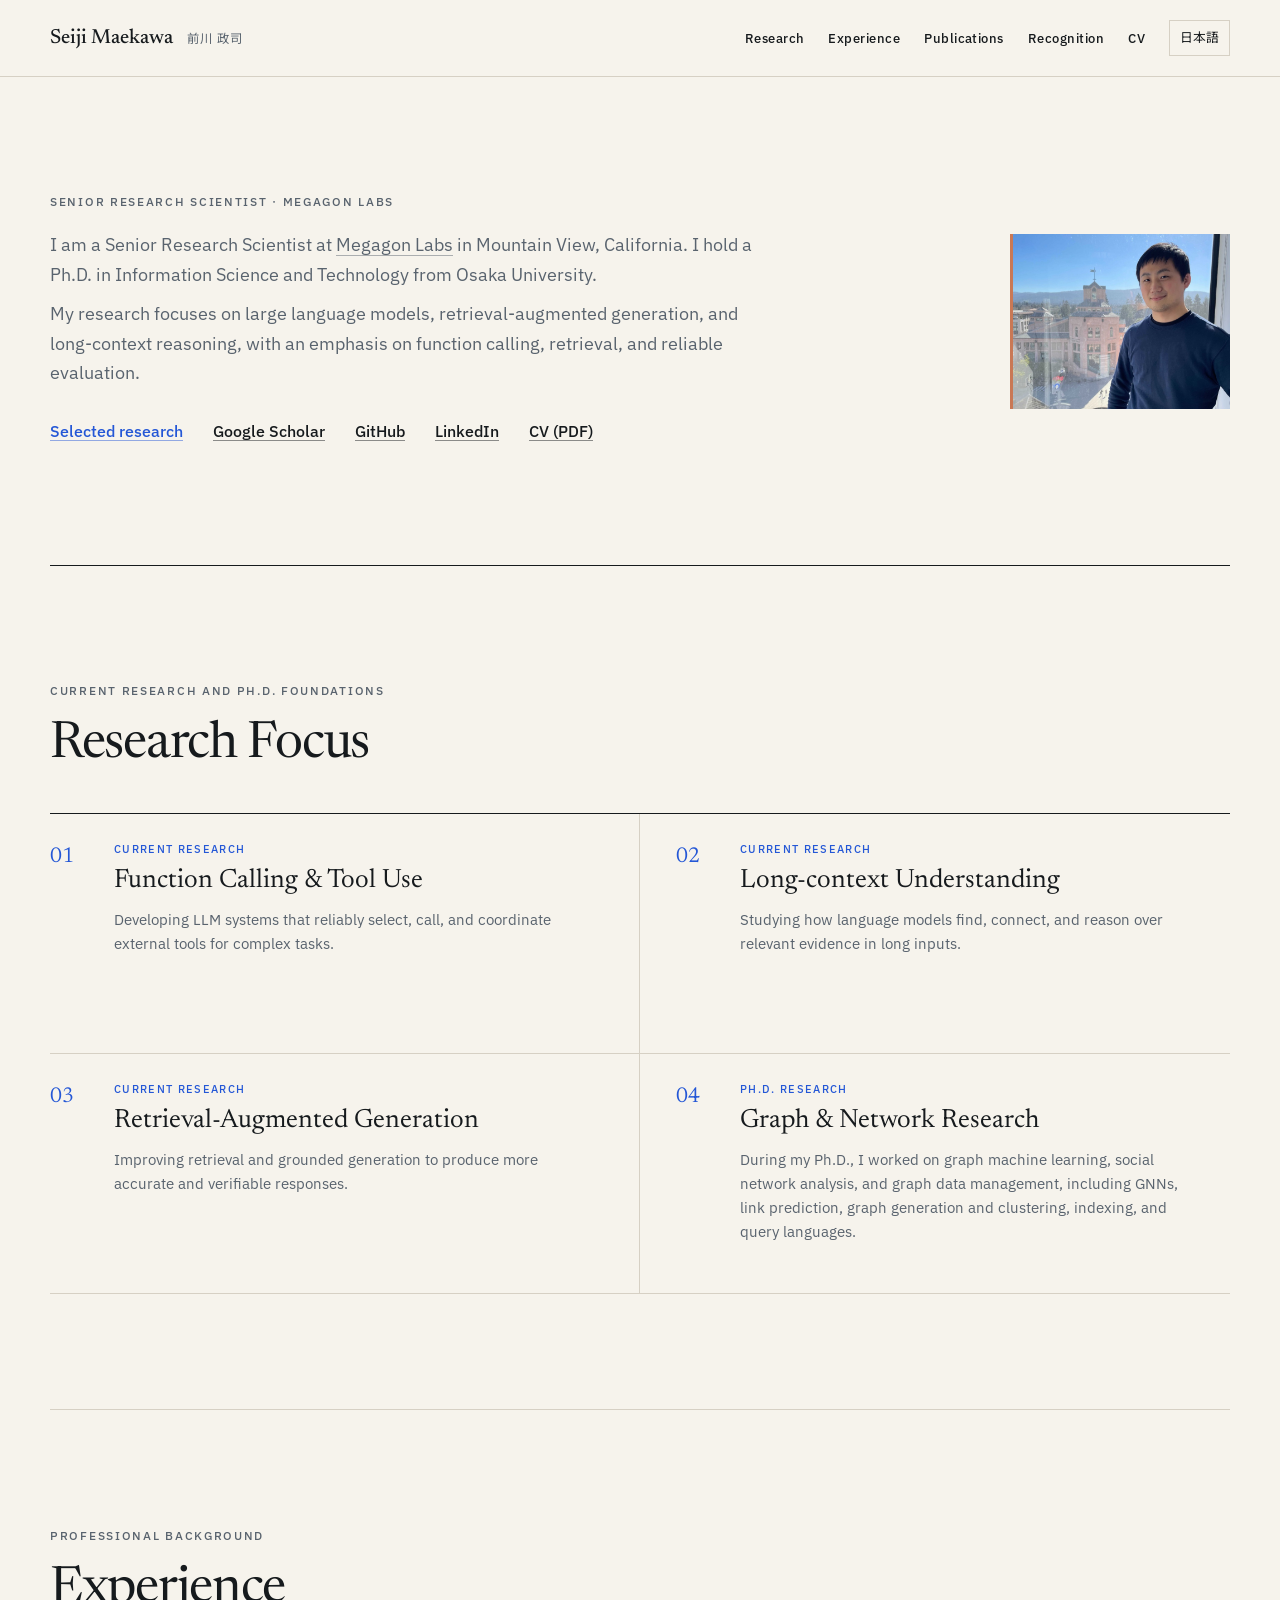
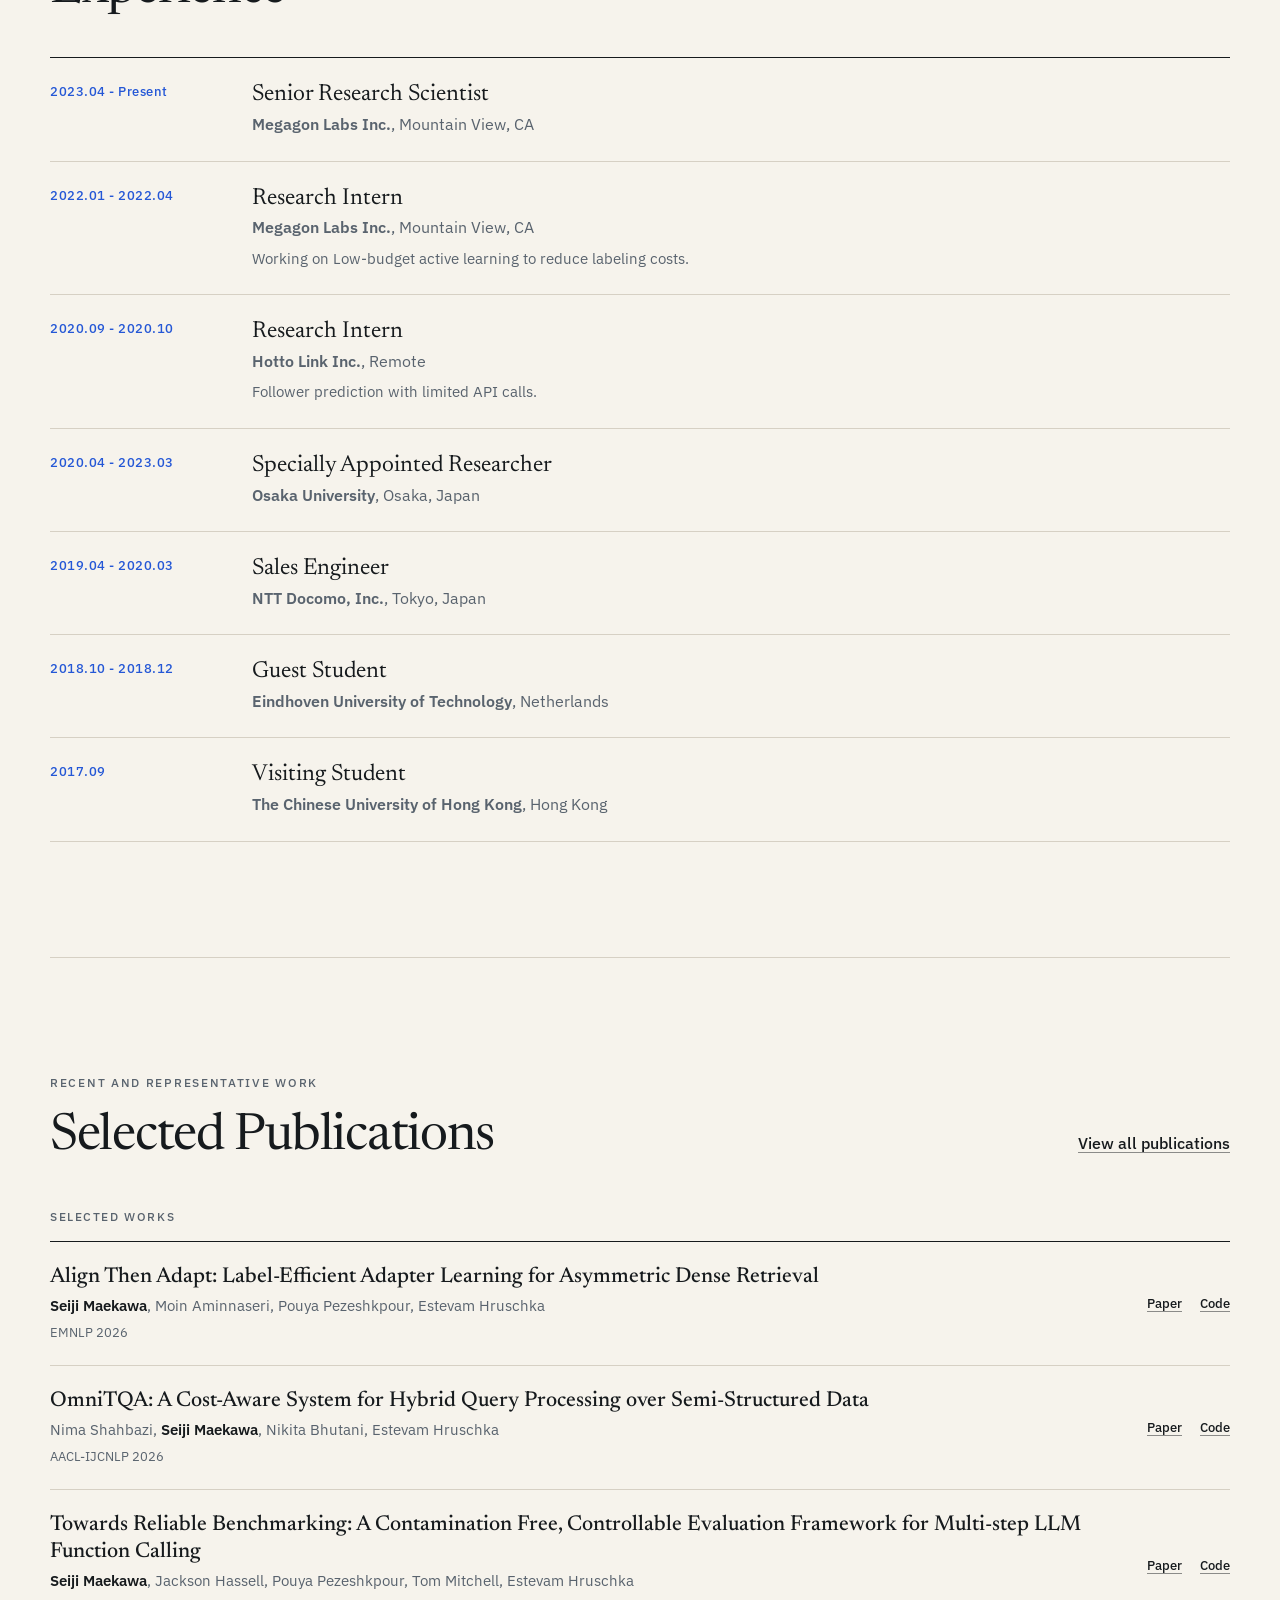
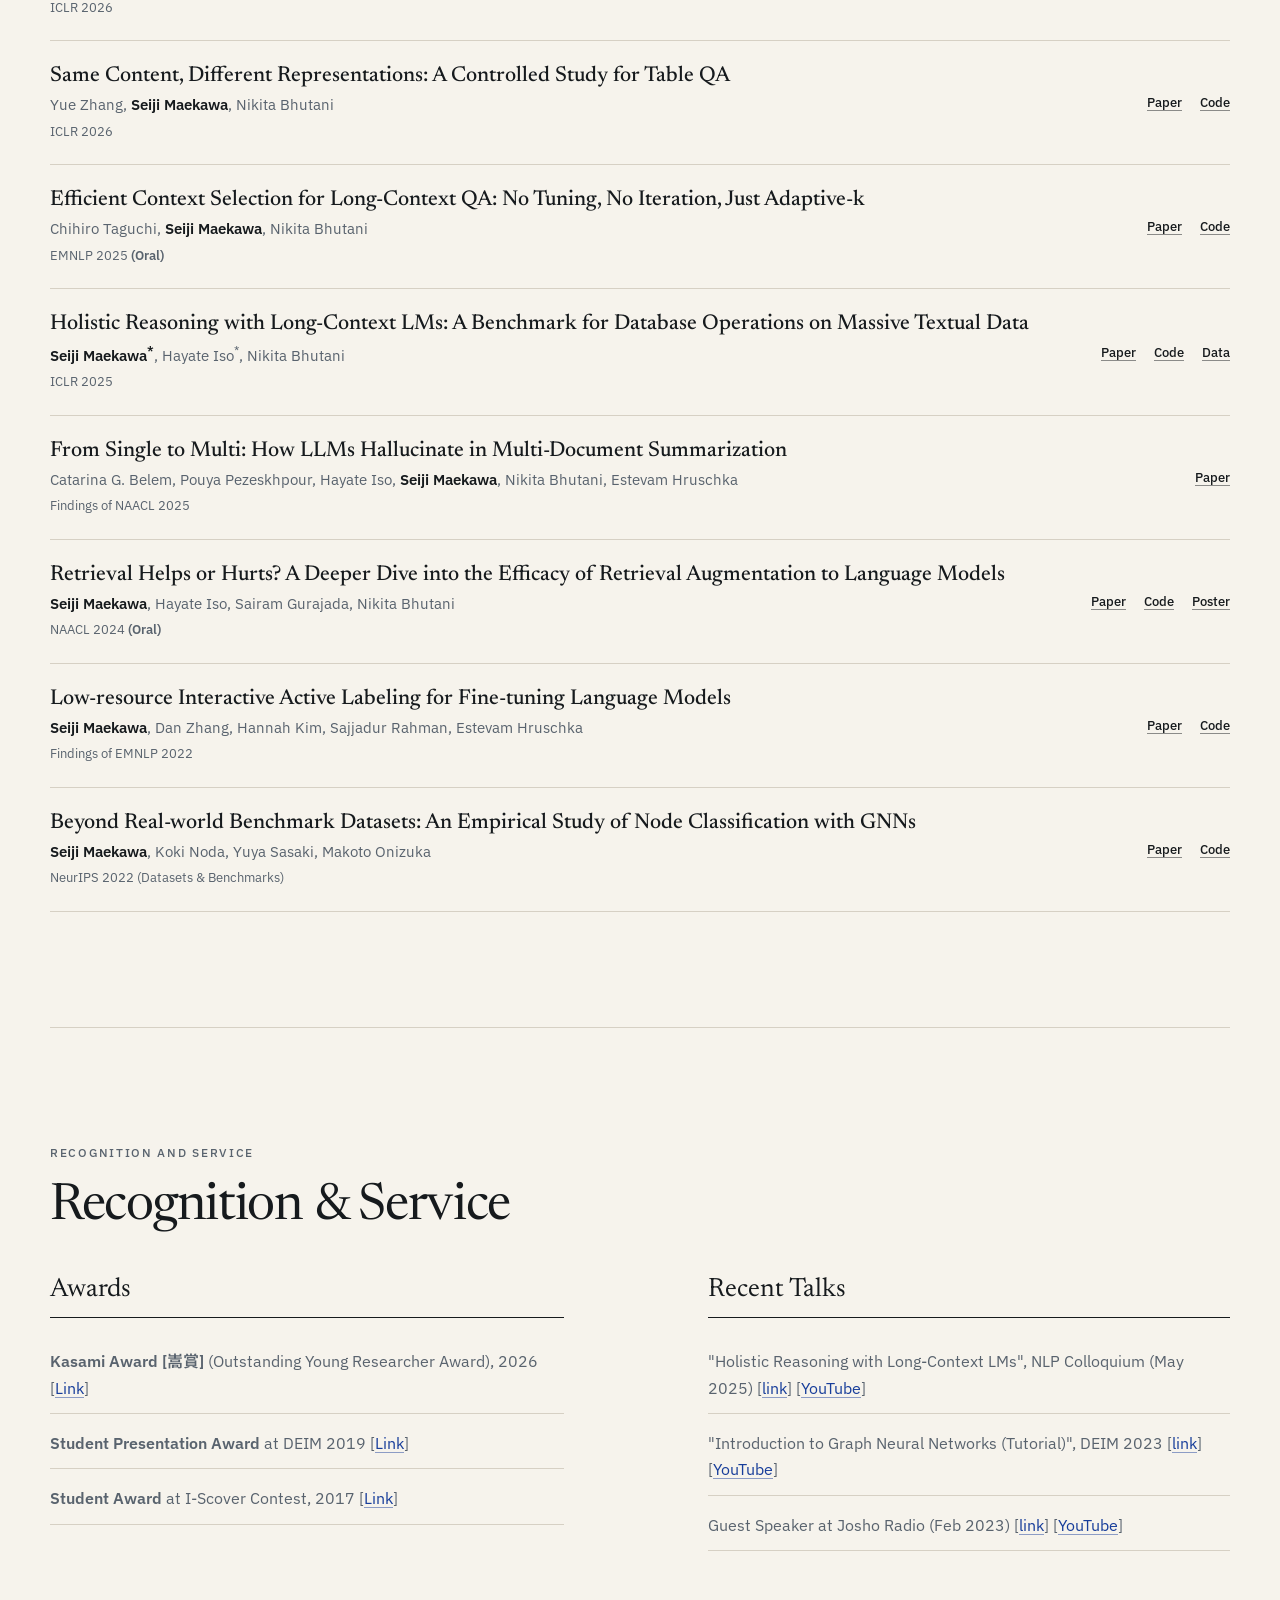
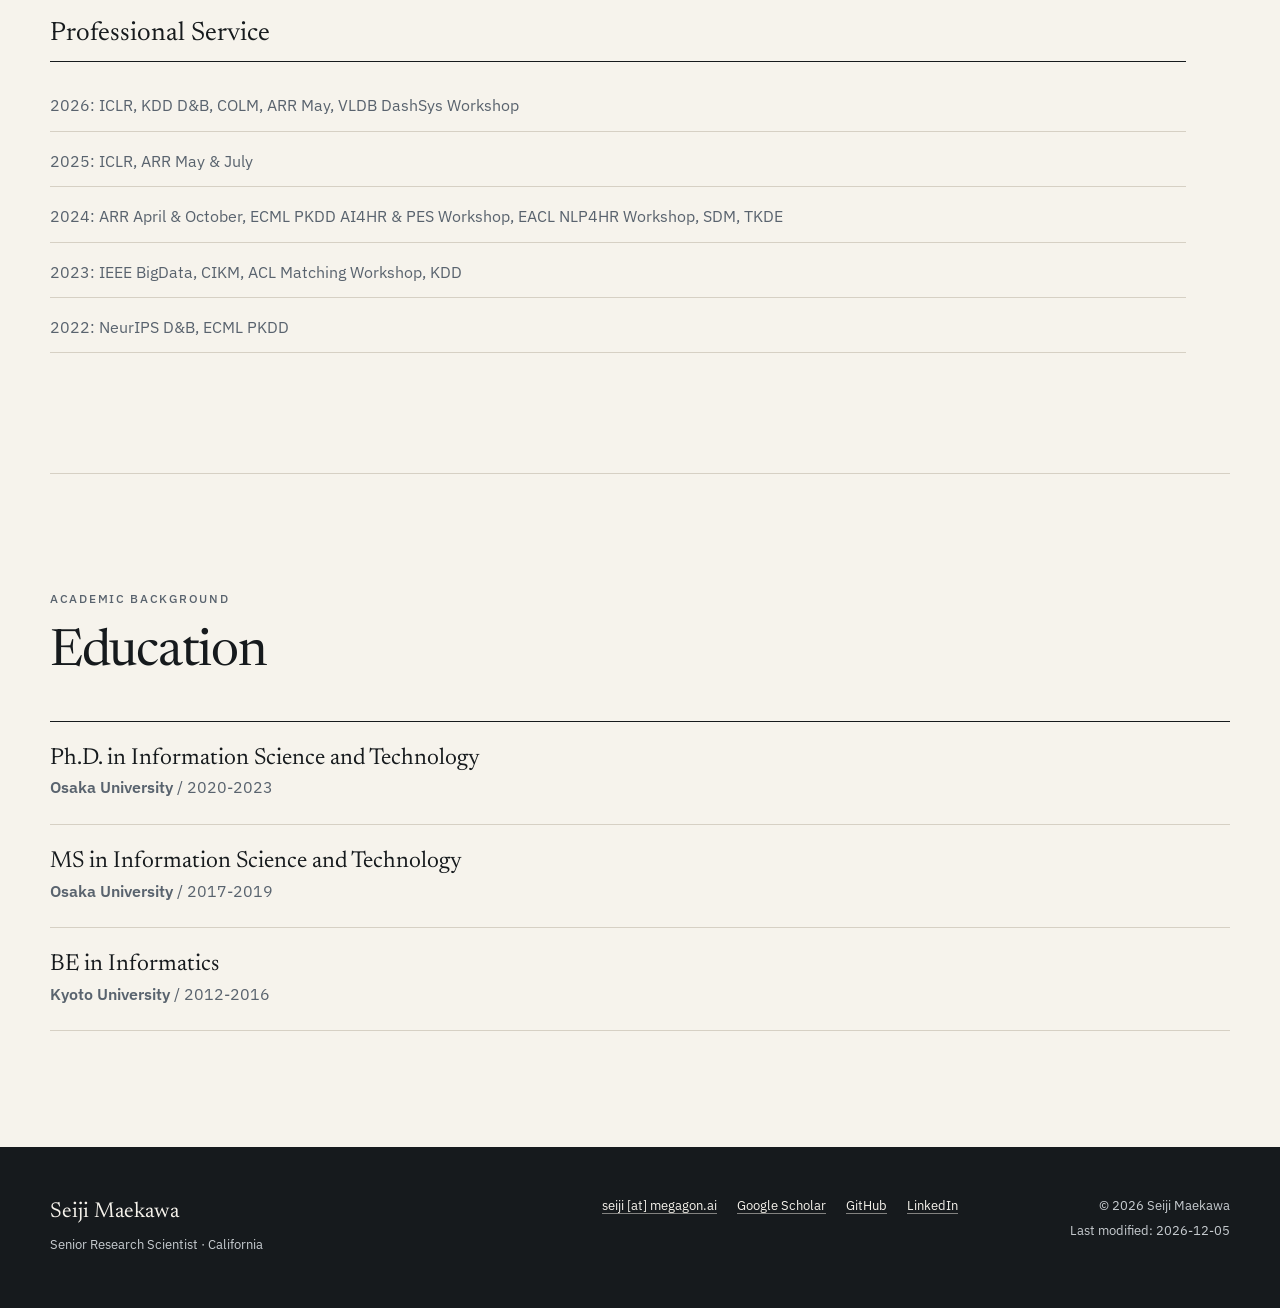
<file: index.html>
<!DOCTYPE html>
<html lang="en">
<head>
    <meta charset="utf-8">
    <meta name="viewport" content="width=device-width, initial-scale=1.0">
    <meta name="description" content="Seiji Maekawa is a Senior Research Scientist at Megagon Labs working on reliable language-model systems, retrieval, tool use, and long-context reasoning.">
    <meta name="theme-color" content="#f6f3ec">
    <link rel="canonical" href="https://seijimaekawa.github.io/">
    <meta property="og:type" content="profile">
    <meta property="og:title" content="Seiji Maekawa — Senior Research Scientist">
    <meta property="og:description" content="Research on reliable language-model systems, retrieval, tool use, and long-context reasoning.">
    <meta property="og:url" content="https://seijimaekawa.github.io/">
    <meta property="og:image" content="https://seijimaekawa.github.io/og.png">
    <meta property="og:image:width" content="1200">
    <meta property="og:image:height" content="627">
    <meta property="og:image:alt" content="Seiji Maekawa — Research on reliable language-model systems.">
    <meta name="twitter:card" content="summary_large_image">
    <meta name="twitter:image" content="https://seijimaekawa.github.io/og.png">
    <title>Seiji Maekawa — Senior Research Scientist</title>
    <script>
        try {
            const preferredLanguage = window.localStorage.getItem('preferred-language');
            if (preferredLanguage === 'en' || preferredLanguage === 'ja') {
                document.documentElement.lang = preferredLanguage;
            }
        } catch {
            // English remains the default when storage is unavailable.
        }
    </script>
    <link rel="preconnect" href="https://fonts.googleapis.com">
    <link rel="preconnect" href="https://fonts.gstatic.com" crossorigin>
    <link href="https://fonts.googleapis.com/css2?family=IBM+Plex+Sans:wght@400;500;600&amp;family=Newsreader:opsz,wght@6..72,400;6..72,500&amp;family=Noto+Sans+JP:wght@400;500;600&amp;display=swap" rel="stylesheet">
    <link href="css/style.css?v=20260726" rel="stylesheet">
    <script type="application/ld+json">
    {
      "@context": "https://schema.org",
      "@type": "Person",
      "name": "Seiji Maekawa",
      "alternateName": "前川 政司",
      "url": "https://seijimaekawa.github.io/",
      "image": "https://seijimaekawa.github.io/seiji_hp_wide.jpg",
      "jobTitle": "Senior Research Scientist",
      "worksFor": {
        "@type": "Organization",
        "name": "Megagon Labs",
        "url": "https://megagon.ai/"
      },
      "alumniOf": {
        "@type": "CollegeOrUniversity",
        "name": "Osaka University"
      },
      "sameAs": [
        "https://github.com/seijimaekawa",
        "https://scholar.google.com/citations?user=O2HlSxwAAAAJ",
        "https://www.linkedin.com/in/seiji-maekawa-04952b1b4/"
      ]
    }
    </script>
</head>
<body>

<a class="skip-link" href="#main-content">
    <span class="lang-en">Skip to content</span>
    <span class="lang-jp">本文へ移動</span>
</a>

<header class="site-header">
    <div class="frame site-header-inner">
        <a class="wordmark" href="index.html" aria-label="Seiji Maekawa, home">
            <span>Seiji Maekawa</span>
            <span class="wordmark-jp" lang="ja">前川 政司</span>
        </a>
        <button class="nav-toggle" type="button" aria-controls="site-navigation" aria-expanded="false">
            <span class="lang-en">Menu</span>
            <span class="lang-jp">メニュー</span>
            <span class="nav-toggle-icon" aria-hidden="true"></span>
        </button>
        <nav class="site-nav" id="site-navigation" aria-label="Primary navigation">
            <a href="#research"><span class="lang-en">Research</span><span class="lang-jp">研究</span></a>
            <a href="#experiences"><span class="lang-en">Experience</span><span class="lang-jp">経歴</span></a>
            <a href="publications.html"><span class="lang-en">Publications</span><span class="lang-jp">業績</span></a>
            <a href="#awards"><span class="lang-en">Recognition</span><span class="lang-jp">受賞・活動</span></a>
            <a href="files/cv.pdf" target="_blank" rel="noopener noreferrer">CV</a>
            <button id="lang-switch" type="button" aria-label="Switch to Japanese">日本語</button>
        </nav>
    </div>
</header>

<main id="main-content">
    <section id="about" class="frame hero">
        <div class="hero-copy">
            <p class="eyebrow">
                <span class="lang-en">Senior Research Scientist · Megagon Labs</span>
                <span class="lang-jp">Megagon Labs · シニアリサーチサイエンティスト</span>
            </p>
            <div class="lang-en hero-intro">
                <p>
                    I am a Senior Research Scientist at <a href="https://megagon.ai/" target="_blank" rel="noopener noreferrer">Megagon Labs</a> in Mountain View, California. I hold a Ph.D. in Information Science and Technology from Osaka University.
                </p>
                <p>
                    My research focuses on large language models, retrieval-augmented generation, and long-context reasoning, with an emphasis on function calling, retrieval, and reliable evaluation.
                </p>
            </div>
            <div class="lang-jp hero-intro">
                <p>
                    私は米国カリフォルニア州マウンテンビューの<a href="https://megagon.ai/" target="_blank" rel="noopener noreferrer">Megagon Labs</a>でシニアリサーチサイエンティストを務めています。2023年に大阪大学で博士号（情報科学）を取得しました。
                </p>
                <p>
                    大規模言語モデル、検索拡張生成、長文脈推論を中心に、関数呼出、検索、信頼性の高い評価について研究しています。
                </p>
            </div>
            <div class="hero-links" aria-label="Profile links">
                <a href="#publications"><span class="lang-en">Selected research</span><span class="lang-jp">主な研究</span></a>
                <a href="https://scholar.google.com/citations?user=O2HlSxwAAAAJ">Google Scholar</a>
                <a href="https://github.com/seijimaekawa">GitHub</a>
                <a href="https://www.linkedin.com/in/seiji-maekawa-04952b1b4/">LinkedIn</a>
                <a href="files/cv.pdf" target="_blank" rel="noopener noreferrer">CV (PDF)</a>
            </div>
        </div>
        <figure class="hero-portrait">
            <img src="seiji_hp_wide-800.jpg" alt="Portrait of Seiji Maekawa" width="800" height="628" fetchpriority="high">
        </figure>
    </section>

    <div class="frame page-sections">

        <section id="research">
            <p class="section-kicker"><span class="lang-en">Current research and Ph.D. foundations</span><span class="lang-jp">現在の研究と博士課程での研究基盤</span></p>
            <h2 class="section-title"><span class="lang-en">Research Focus</span><span class="lang-jp">研究分野</span></h2>
            <div class="interests-grid">
                <div class="interest-card focus-card">
                    <span class="interest-number" aria-hidden="true">01</span>
                    <div class="focus-content">
                        <p class="focus-context"><span class="lang-en">Current research</span><span class="lang-jp">現在の研究</span></p>
                        <h3><span class="lang-en">Function Calling &amp; Tool Use</span><span class="lang-jp">関数呼出・ツール利用</span></h3>
                        <p>
                            <span class="lang-en">Developing LLM systems that reliably select, call, and coordinate external tools for complex tasks.</span>
                            <span class="lang-jp">複雑なタスクに対して外部ツールを適切に選択・呼出・連携できる、信頼性の高いLLMシステムを研究しています。</span>
                        </p>
                    </div>
                </div>
                <div class="interest-card focus-card">
                    <span class="interest-number" aria-hidden="true">02</span>
                    <div class="focus-content">
                        <p class="focus-context"><span class="lang-en">Current research</span><span class="lang-jp">現在の研究</span></p>
                        <h3><span class="lang-en">Long-context Understanding</span><span class="lang-jp">長文脈理解</span></h3>
                        <p>
                            <span class="lang-en">Studying how language models find, connect, and reason over relevant evidence in long inputs.</span>
                            <span class="lang-jp">長い入力から関連情報を見つけ、結びつけ、根拠に基づいて推論する言語モデルの能力を研究しています。</span>
                        </p>
                    </div>
                </div>
                <div class="interest-card focus-card">
                    <span class="interest-number" aria-hidden="true">03</span>
                    <div class="focus-content">
                        <p class="focus-context"><span class="lang-en">Current research</span><span class="lang-jp">現在の研究</span></p>
                        <h3><span class="lang-en">Retrieval-Augmented Generation</span><span class="lang-jp">検索拡張生成</span></h3>
                        <p>
                            <span class="lang-en">Improving retrieval and grounded generation to produce more accurate and verifiable responses.</span>
                            <span class="lang-jp">より正確で検証可能な応答を生成するため、検索と根拠に基づく生成の改善に取り組んでいます。</span>
                        </p>
                    </div>
                </div>
                <div class="interest-card focus-card">
                    <span class="interest-number" aria-hidden="true">04</span>
                    <div class="focus-content">
                        <p class="focus-context"><span class="lang-en">Ph.D. research</span><span class="lang-jp">博士課程での研究</span></p>
                        <h3><span class="lang-en">Graph &amp; Network Research</span><span class="lang-jp">グラフ・ネットワーク研究</span></h3>
                        <p>
                            <span class="lang-en">During my Ph.D., I worked on graph machine learning, social network analysis, and graph data management, including GNNs, link prediction, graph generation and clustering, indexing, and query languages.</span>
                            <span class="lang-jp">博士課程では、GNN、リンク予測、グラフ生成・クラスタリング、インデックス・クエリ言語を含む、グラフ機械学習、ソーシャルネットワーク分析、グラフデータ管理を研究しました。</span>
                        </p>
                    </div>
                </div>
            </div>
        </section>

        <section id="experiences">
            <p class="section-kicker"><span class="lang-en">Professional background</span><span class="lang-jp">職歴</span></p>
            <h2 class="section-title"><span class="lang-en">Experience</span><span class="lang-jp">経歴</span></h2>
            <div class="timeline">
                <div class="timeline-item">
                    <span class="date">2023.04 - Present</span>
                    <div class="content">
                        <h3><span class="lang-en">Senior Research Scientist</span><span class="lang-jp">シニアリサーチサイエンティスト</span></h3>
                        <p><span class="lang-en"><strong>Megagon Labs Inc.</strong>, Mountain View, CA</span>
                           <span class="lang-jp"><strong>Megagon Labs Inc.</strong>, カリフォルニア州 マウンテンビュー</span></p>
                    </div>
                </div>
                <div class="timeline-item">
                    <span class="date">2022.01 - 2022.04</span>
                    <div class="content">
                        <h3><span class="lang-en">Research Intern</span><span class="lang-jp">リサーチインターン</span></h3>
                        <p><span class="lang-en"><strong>Megagon Labs Inc.</strong>, Mountain View, CA</span>
                           <span class="lang-jp"><strong>Megagon Labs Inc.</strong>, カリフォルニア州 マウンテンビュー</span></p>
                        <p class="desc">
                            <span class="lang-en">Working on Low-budget active learning to reduce labeling costs.</span>
                            <span class="lang-jp">ラベリングコスト削減のための低予算アクティブラーニング。</span>
                        </p>
                    </div>
                </div>
                <div class="timeline-item">
                    <span class="date">2020.09 - 2020.10</span>
                    <div class="content">
                        <h3><span class="lang-en">Research Intern</span><span class="lang-jp">リサーチインターン</span></h3>
                        <p><span class="lang-en"><strong>Hotto Link Inc.</strong>, Remote</span>
                           <span class="lang-jp"><strong>株式会社ホットリンク</strong>, リモート</span></p>
                        <p class="desc">
                            <span class="lang-en">Follower prediction with limited API calls.</span>
                            <span class="lang-jp">限られたAPIコールでのフォロワー予測。</span>
                        </p>
                    </div>
                </div>
                <div class="timeline-item">
                    <span class="date">2020.04 - 2023.03</span>
                    <div class="content">
                        <h3><span class="lang-en">Specially Appointed Researcher</span><span class="lang-jp">特任研究員</span></h3>
                        <p><span class="lang-en"><strong>Osaka University</strong>, Osaka, Japan</span>
                           <span class="lang-jp"><strong>大阪大学</strong>, 大阪</span></p>
                    </div>
                </div>
                <div class="timeline-item">
                    <span class="date">2019.04 - 2020.03</span>
                    <div class="content">
                        <h3><span class="lang-en">Sales Engineer</span><span class="lang-jp">セールスエンジニア</span></h3>
                        <p><span class="lang-en"><strong>NTT Docomo, Inc.</strong>, Tokyo, Japan</span>
                           <span class="lang-jp"><strong>株式会社NTTドコモ</strong>, 東京</span></p>
                    </div>
                </div>
                 <div class="timeline-item">
                    <span class="date">2018.10 - 2018.12</span>
                    <div class="content">
                        <h3><span class="lang-en">Guest Student</span><span class="lang-jp">ゲスト学生</span></h3>
                        <p><span class="lang-en"><strong>Eindhoven University of Technology</strong>, Netherlands</span>
                           <span class="lang-jp"><strong>アイントホーフェン工科大学</strong>, オランダ</span></p>
                    </div>
                </div>
                <div class="timeline-item">
                    <span class="date">2017.09</span>
                    <div class="content">
                        <h3><span class="lang-en">Visiting Student</span><span class="lang-jp">訪問学生</span></h3>
                        <p><span class="lang-en"><strong>The Chinese University of Hong Kong</strong>, Hong Kong</span>
                           <span class="lang-jp"><strong>香港中文大学</strong>, 香港</span></p>
                    </div>
                </div>
            </div>
        </section>

        <section id="publications">
            <div class="section-heading-row">
                <div>
                    <p class="section-kicker"><span class="lang-en">Recent and representative work</span><span class="lang-jp">最近および代表的な研究</span></p>
                    <h2 class="section-title"><span class="lang-en">Selected Publications</span><span class="lang-jp">主な発表論文</span></h2>
                </div>
                <a class="section-link" href="publications.html">
                    <span class="lang-en">View all publications</span>
                    <span class="lang-jp">全発表論文を見る</span>
                </a>
            </div>

            <div class="pub-category">
                <h3><span class="lang-en">Selected Works</span><span class="lang-jp">主な研究成果</span></h3>
                <div class="publication-list">
                    <div class="publication-item">
                        <div class="pub-title">Align Then Adapt: Label-Efficient Adapter Learning for Asymmetric Dense Retrieval</div>
                        <div class="pub-authors"><u>Seiji Maekawa</u>, Moin Aminnaseri, Pouya Pezeshkpour, Estevam Hruschka</div>
                        <div class="pub-venue">EMNLP 2026</div>
                        <div class="pub-links">
                            <a href="https://arxiv.org/abs/2604.03403v2" class="btn-sm">Paper</a>
                            <a href="https://github.com/megagonlabs/ERA" class="btn-sm">Code</a>
                        </div>
                    </div>
                    <div class="publication-item">
                        <div class="pub-title">OmniTQA: A Cost-Aware System for Hybrid Query Processing over Semi-Structured Data</div>
                        <div class="pub-authors">Nima Shahbazi, <u>Seiji Maekawa</u>, Nikita Bhutani, Estevam Hruschka</div>
                        <div class="pub-venue">AACL-IJCNLP 2026</div>
                        <div class="pub-links">
                            <a href="https://arxiv.org/abs/2604.02444v1" class="btn-sm">Paper</a>
                            <a href="https://github.com/megagonlabs/OmniTQA" class="btn-sm">Code</a>
                        </div>
                    </div>
                    <!-- 2025 -->
                    <div class="publication-item">
                        <div class="pub-title">Towards Reliable Benchmarking: A Contamination Free, Controllable Evaluation Framework for Multi-step LLM Function Calling</div>
                        <div class="pub-authors"><u>Seiji Maekawa</u>, Jackson Hassell, Pouya Pezeshkpour, Tom Mitchell, Estevam Hruschka</div>
                        <div class="pub-venue">ICLR 2026</div>
                        <div class="pub-links">
                            <a href="https://arxiv.org/abs/2509.26553" class="btn-sm">Paper</a>
                            <a href="https://github.com/megagonlabs/FuncBenchGen" class="btn-sm">Code</a>
                        </div>
                    </div>

                    <div class="publication-item">
                        <div class="pub-title">Same Content, Different Representations: A Controlled Study for Table QA</div>
                        <div class="pub-authors">Yue Zhang, <u>Seiji Maekawa</u>, Nikita Bhutani</div>
                        <div class="pub-venue">ICLR 2026</div>
                        <div class="pub-links">
                            <a href="https://arxiv.org/abs/2509.22983" class="btn-sm">Paper</a>
                            <a href="https://github.com/megagonlabs/RePairTQA" class="btn-sm">Code</a>
                        </div>
                    </div>

                    <div class="publication-item">
                        <div class="pub-title">Efficient Context Selection for Long-Context QA: No Tuning, No Iteration, Just Adaptive-k</div>
                        <div class="pub-authors">Chihiro Taguchi, <u>Seiji Maekawa</u>, Nikita Bhutani</div>
                        <div class="pub-venue">EMNLP 2025 <strong>(Oral)</strong></div>
                        <div class="pub-links">
                            <a href="https://arxiv.org/abs/2506.08479" class="btn-sm">Paper</a>
                            <a href="https://github.com/megagonlabs/adaptive-k-retrieval" class="btn-sm">Code</a>
                        </div>
                    </div>

                    <div class="publication-item">
                        <div class="pub-title">Holistic Reasoning with Long-Context LMs: A Benchmark for Database Operations on Massive Textual Data</div>
                        <div class="pub-authors"><u>Seiji Maekawa<sup>*</sup></u>, Hayate Iso<sup>*</sup>, Nikita Bhutani</div>
                        <div class="pub-venue">ICLR 2025</div>
                        <div class="pub-links">
                            <a href="https://arxiv.org/abs/2410.11996" class="btn-sm">Paper</a>
                            <a href="https://github.com/megagonlabs/holobench" class="btn-sm">Code</a>
                            <a href="https://huggingface.co/datasets/megagonlabs/holobench" class="btn-sm">Data</a>
                        </div>
                    </div>

                    <div class="publication-item">
                        <div class="pub-title">From Single to Multi: How LLMs Hallucinate in Multi-Document Summarization</div>
                        <div class="pub-authors">Catarina G. Belem, Pouya Pezeskhpour, Hayate Iso, <u>Seiji Maekawa</u>, Nikita Bhutani, Estevam Hruschka</div>
                        <div class="pub-venue">Findings of NAACL 2025</div>
                         <div class="pub-links">
                            <a href="https://arxiv.org/abs/2410.13961" class="btn-sm">Paper</a>
                        </div>
                    </div>

                    <div class="publication-item">
                        <div class="pub-title">Retrieval Helps or Hurts? A Deeper Dive into the Efficacy of Retrieval Augmentation to Language Models</div>
                        <div class="pub-authors"><u>Seiji Maekawa</u>, Hayate Iso, Sairam Gurajada, Nikita Bhutani</div>
                        <div class="pub-venue">NAACL 2024 <strong>(Oral)</strong></div>
                        <div class="pub-links">
                            <a href="https://arxiv.org/abs/2402.13492" class="btn-sm">Paper</a>
                            <a href="https://github.com/megagonlabs/witqa" class="btn-sm">Code</a>
                            <a href="files/WiTQA_poster.pdf" class="btn-sm">Poster</a>
                        </div>
                    </div>

                    <div class="publication-item">
                        <div class="pub-title">Low-resource Interactive Active Labeling for Fine-tuning Language Models</div>
                        <div class="pub-authors"><u>Seiji Maekawa</u>, Dan Zhang, Hannah Kim, Sajjadur Rahman, Estevam Hruschka</div>
                        <div class="pub-venue">Findings of EMNLP 2022</div>
                        <div class="pub-links">
                            <a href="https://aclanthology.org/2022.findings-emnlp.235/" class="btn-sm">Paper</a>
                            <a href="https://github.com/megagonlabs/Tyrogue" class="btn-sm">Code</a>
                        </div>
                    </div>

                    <div class="publication-item">
                        <div class="pub-title">Beyond Real-world Benchmark Datasets: An Empirical Study of Node Classification with GNNs</div>
                        <div class="pub-authors"><u>Seiji Maekawa</u>, Koki Noda, Yuya Sasaki, Makoto Onizuka</div>
                        <div class="pub-venue">NeurIPS 2022 (Datasets &amp; Benchmarks)</div>
                        <div class="pub-links">
                            <a href="https://openreview.net/forum?id=bSULxOy3On" class="btn-sm">Paper</a>
                            <a href="https://github.com/seijimaekawa/empirical-study-of-GNNs" class="btn-sm">Code</a>
                        </div>
                    </div>
                </div>
            </div>
            
        </section>

        <section id="awards">
            <p class="section-kicker"><span class="lang-en">Recognition and service</span><span class="lang-jp">受賞および学術活動</span></p>
            <h2 class="section-title"><span class="lang-en">Recognition &amp; Service</span><span class="lang-jp">受賞歴 &amp; 活動</span></h2>
            <div class="grid-2-col">
                <div class="interest-card simple-card">
                    <h3><span class="lang-en">Awards</span><span class="lang-jp">受賞歴</span></h3>
                    <ul class="styled-list">
                        <li>
                            <span class="lang-en"><strong>Kasami Award [嵩賞]</strong> (Outstanding Young Researcher Award), 2026</span>
                            <span class="lang-jp"><strong>嵩賞</strong> (Outstanding Young Researcher Award), 2026</span>
                            [<a href="https://www.ist.osaka-u.ac.jp/english/overview/award.php">Link</a>]
                        </li>
                        <li>
                            <span class="lang-en"><strong>Student Presentation Award</strong> at DEIM 2019</span>
                            <span class="lang-jp"><strong>学生プレゼンテーション賞</strong> at DEIM 2019</span>
                            [<a href="https://db-event.jpn.org/deim2019/post/awards.html">Link</a>]
                        </li>
                        <li>
                            <span class="lang-en"><strong>Student Award</strong> at I-Scover Contest, 2017</span>
                            <span class="lang-jp"><strong>学生賞</strong> at I-Scover Contest, 2017</span>
                            [<a href="https://public.tableau.com/profile/.2449#!/vizhome/I-Scover/07035">Link</a>]
                        </li>
                    </ul>
                </div>
                <div class="interest-card simple-card">
                    <h3><span class="lang-en">Recent Talks</span><span class="lang-jp">最近の講演</span></h3>
                    <ul class="styled-list">
                        <li>"Holistic Reasoning with Long-Context LMs", NLP Colloquium (May 2025) [<a href="https://nlp-colloquium-jp.github.io/schedule/2025-05-07_seiji-maekawa/">link</a>] [<a href="https://www.youtube.com/watch?v=UAAcrgIADSQ">YouTube</a>]</li>
                        <li>"Introduction to Graph Neural Networks (Tutorial)", DEIM 2023 [<a href="https://event.dbsj.org/deim2023/post/tutorial.html">link</a>] [<a href="https://www.youtube.com/watch?v=7rgXi3Xp6NI">YouTube</a>]</li>
                        <li>Guest Speaker at Josho Radio (Feb 2023) [<a href="https://www.ipsj.or.jp/annai/committee/info-WP/josyo-radio.html">link</a>] [<a href="https://www.youtube.com/watch?v=Hhl-hS_qC2c">YouTube</a>]</li>
                    </ul>
                </div>
            </div>
            
            <div class="service-section">
                <div class="interest-card simple-card">
                    <h3><span class="lang-en">Professional Service</span><span class="lang-jp">査読経験</span></h3>
                    <ul class="styled-list">
                        <li>2026: ICLR, KDD D&amp;B, COLM, ARR May, VLDB DashSys Workshop</li>
                        <li>2025: ICLR, ARR May &amp; July</li>
                        <li>2024: ARR April &amp; October, ECML PKDD AI4HR &amp; PES Workshop, EACL NLP4HR Workshop, SDM, TKDE</li>
                        <li>2023: IEEE BigData, CIKM, ACL Matching Workshop, KDD</li>
                        <li>2022: NeurIPS D&amp;B, ECML PKDD</li>
                    </ul>
                </div>
            </div>
        </section>
        
        <section id="education">
          <p class="section-kicker"><span class="lang-en">Academic background</span><span class="lang-jp">学歴</span></p>
          <h2 class="section-title"><span class="lang-en">Education</span><span class="lang-jp">学歴</span></h2>
            <div class="timeline no-line">
                <div class="timeline-item">
                    <div class="content">
                        <h3><span class="lang-en">Ph.D. in Information Science and Technology</span><span class="lang-jp">博士（情報科学）</span></h3>
                        <p><span class="lang-en"><strong>Osaka University</strong> / 2020-2023</span><span class="lang-jp"><strong>大阪大学</strong> / 2020-2023</span></p>
                    </div>
                </div>
                <div class="timeline-item">
                    <div class="content">
                        <h3><span class="lang-en">MS in Information Science and Technology</span><span class="lang-jp">修士（情報科学）</span></h3>
                        <p><span class="lang-en"><strong>Osaka University</strong> / 2017-2019</span><span class="lang-jp"><strong>大阪大学</strong> / 2017-2019</span></p>
                    </div>
                </div>
                <div class="timeline-item">
                    <div class="content">
                        <h3><span class="lang-en">BE in Informatics</span><span class="lang-jp">工学部 情報学科</span></h3>
                        <p><span class="lang-en"><strong>Kyoto University</strong> / 2012-2016</span><span class="lang-jp"><strong>京都大学</strong> / 2012-2016</span></p>
                    </div>
                </div>
            </div>
        </section>

    </div>
</main>

<footer class="site-footer">
    <div class="frame site-footer-inner">
        <div>
            <p class="footer-name">Seiji Maekawa</p>
            <p>
                <span class="lang-en">Senior Research Scientist · California</span>
                <span class="lang-jp">シニアリサーチサイエンティスト · カリフォルニア</span>
            </p>
        </div>
        <address class="footer-contact">
            <a href="mailto:seiji@megagon.ai">seiji [at] megagon.ai</a>
            <a href="https://scholar.google.com/citations?user=O2HlSxwAAAAJ">Google Scholar</a>
            <a href="https://github.com/seijimaekawa">GitHub</a>
            <a href="https://www.linkedin.com/in/seiji-maekawa-04952b1b4/">LinkedIn</a>
        </address>
        <div class="footer-meta">
            <p>© 2026 Seiji Maekawa</p>
            <p id="last-modified">
                <span class="lang-en">Last modified: </span>
                <span class="lang-jp">最終更新: </span>
            </p>
        </div>
    </div>
</footer>

<script src="js/main.js?v=20260726"></script>

</body>
</html>
</file>
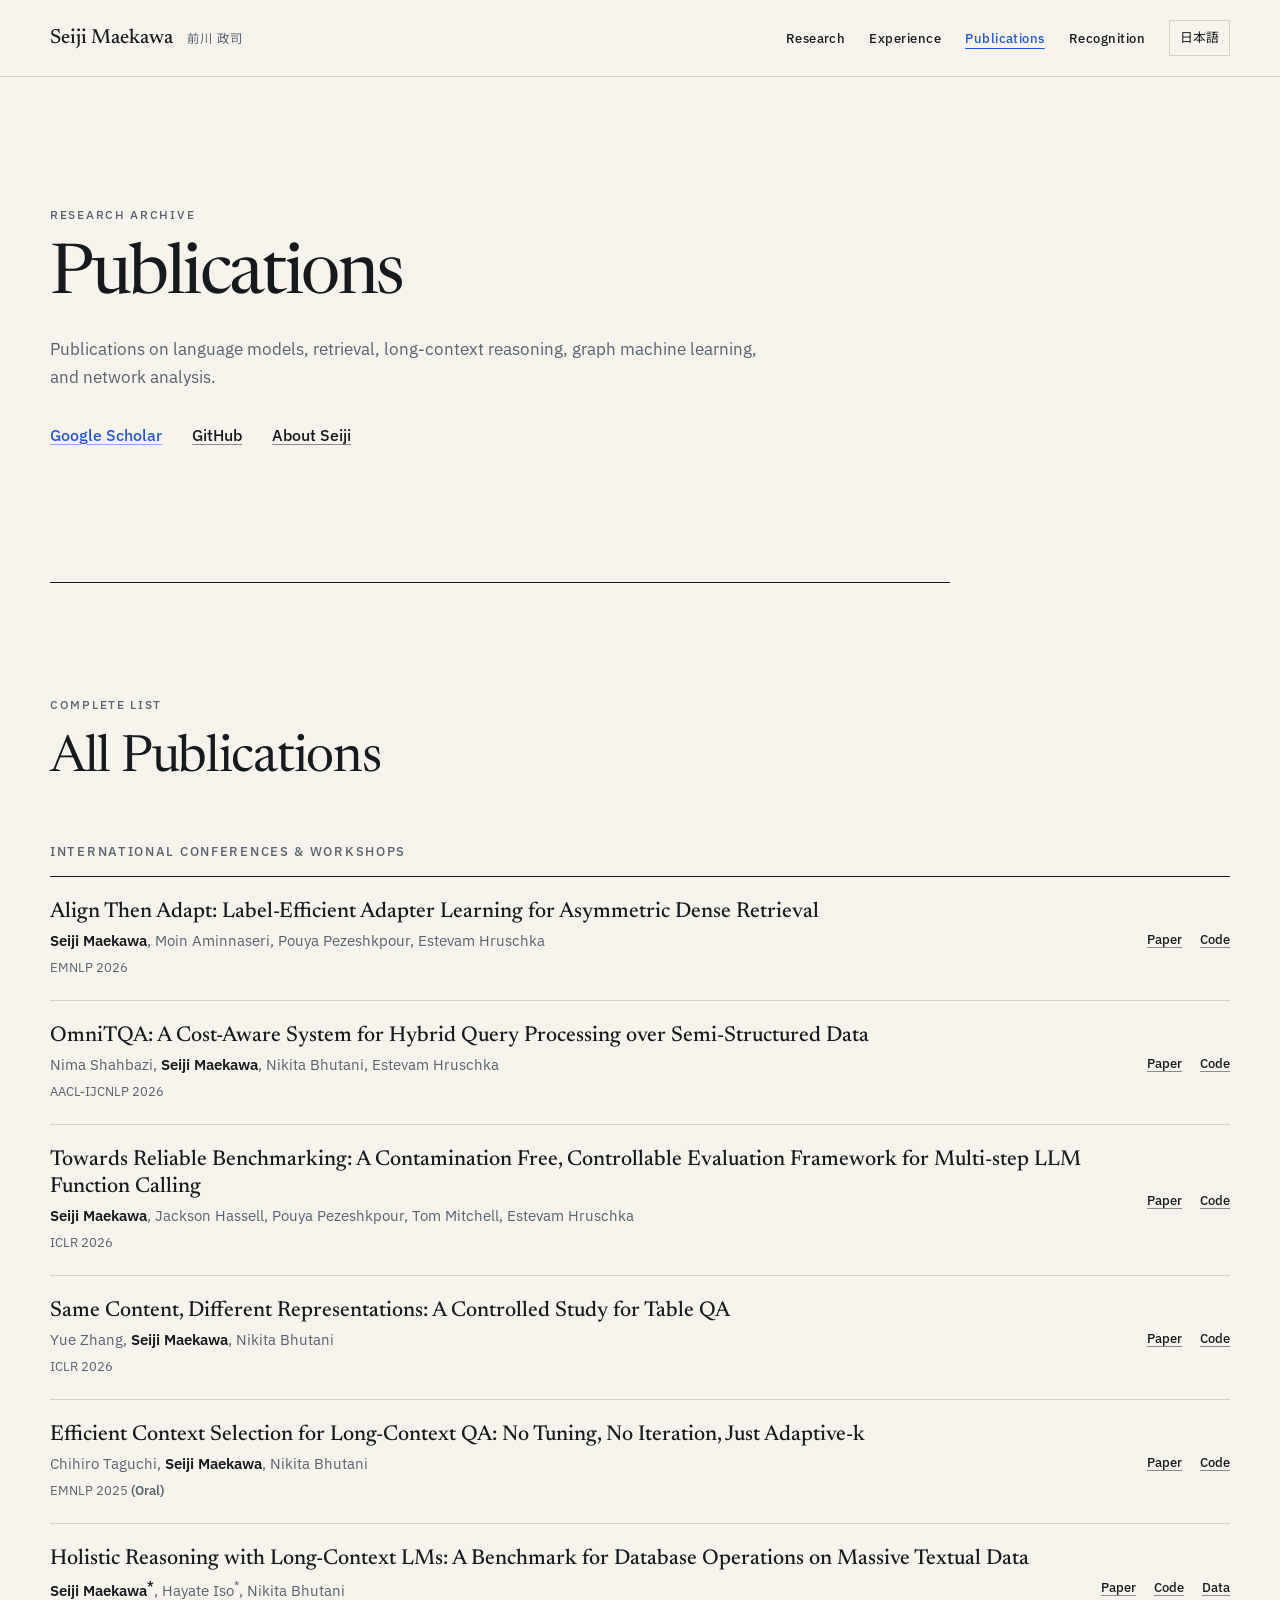
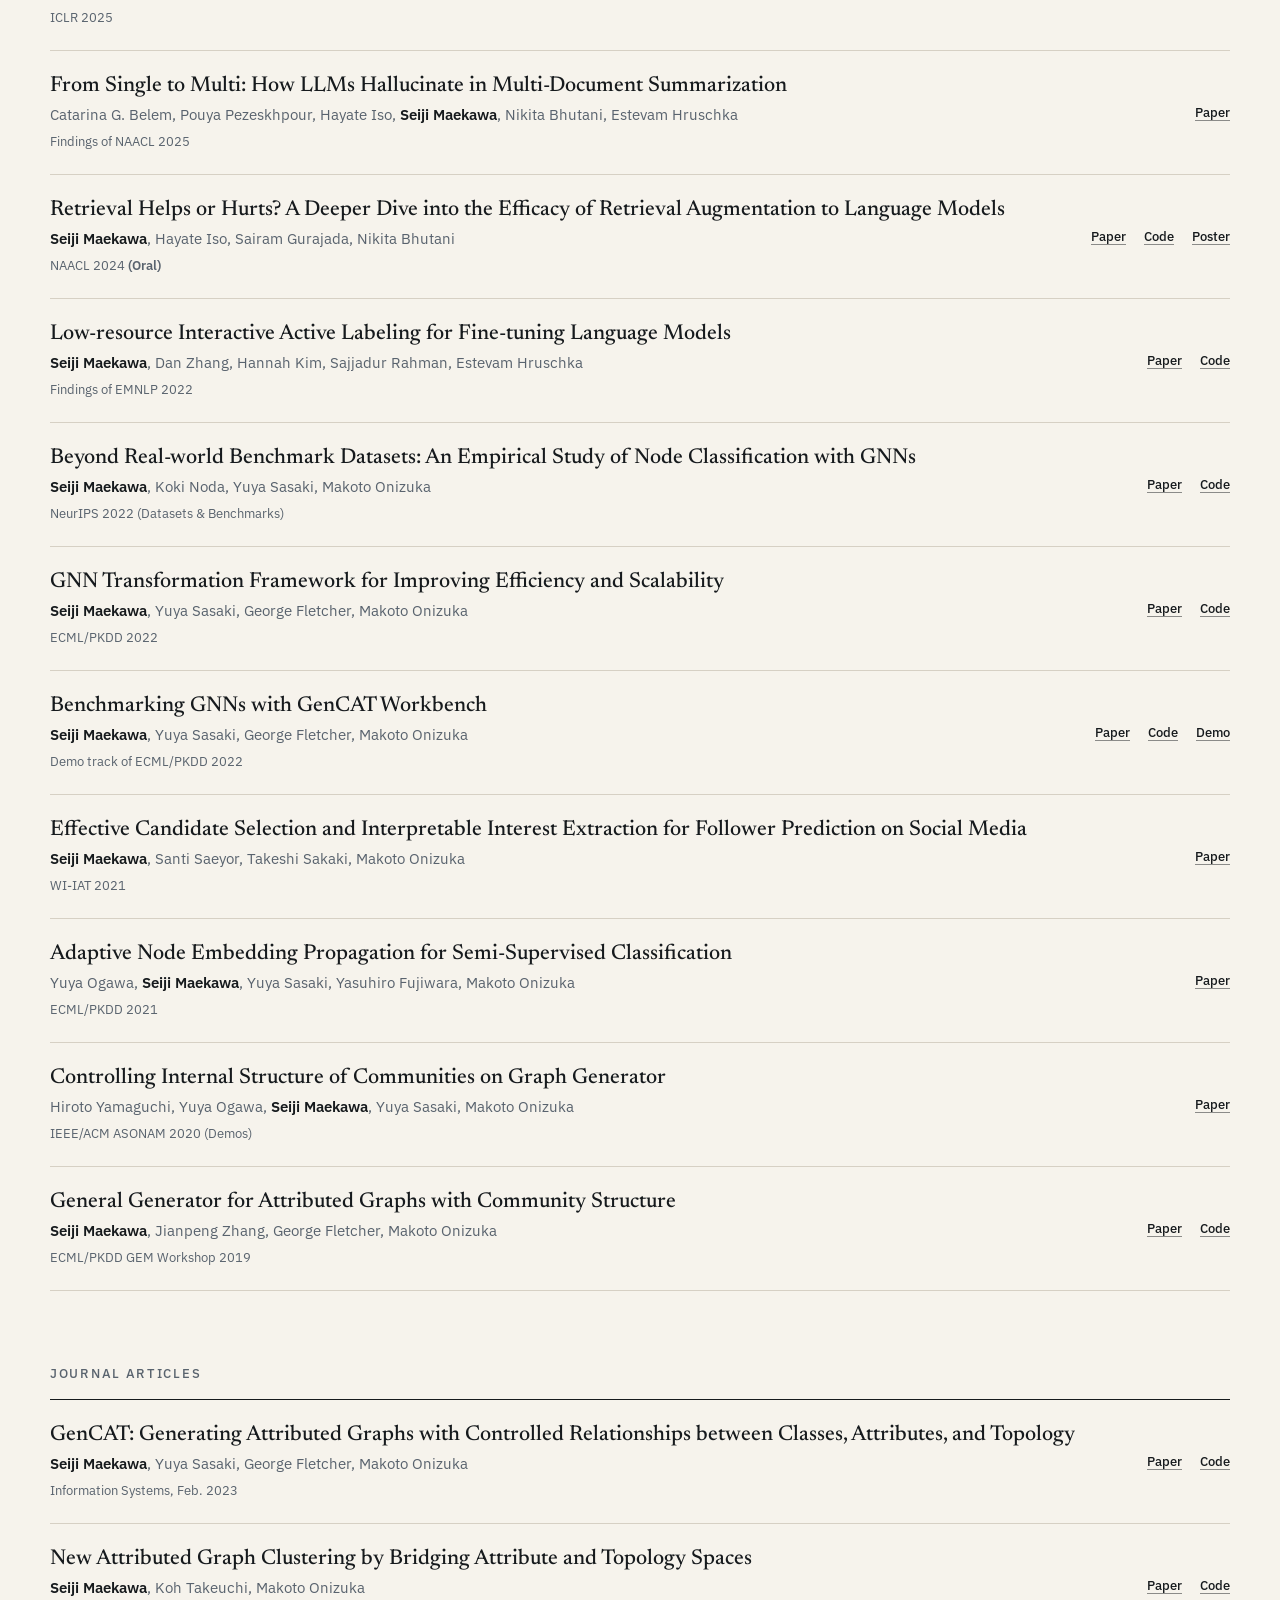
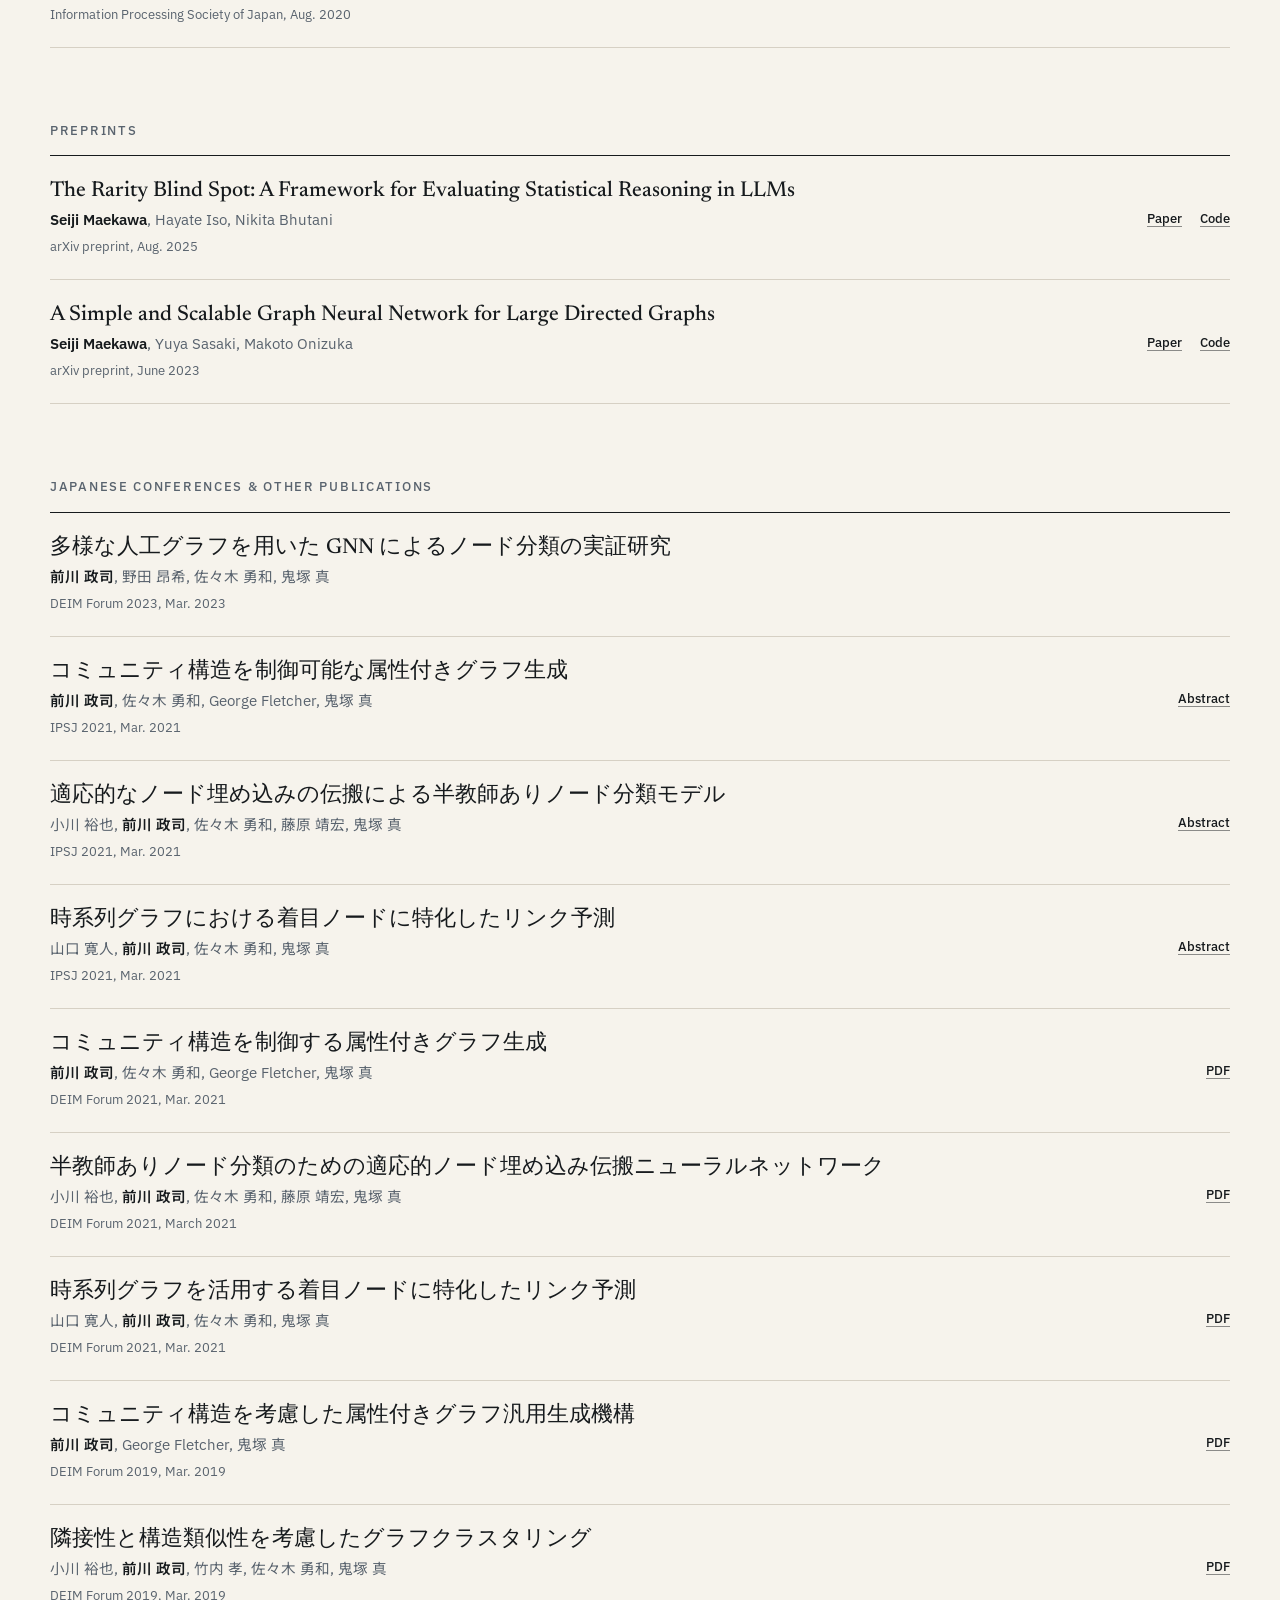
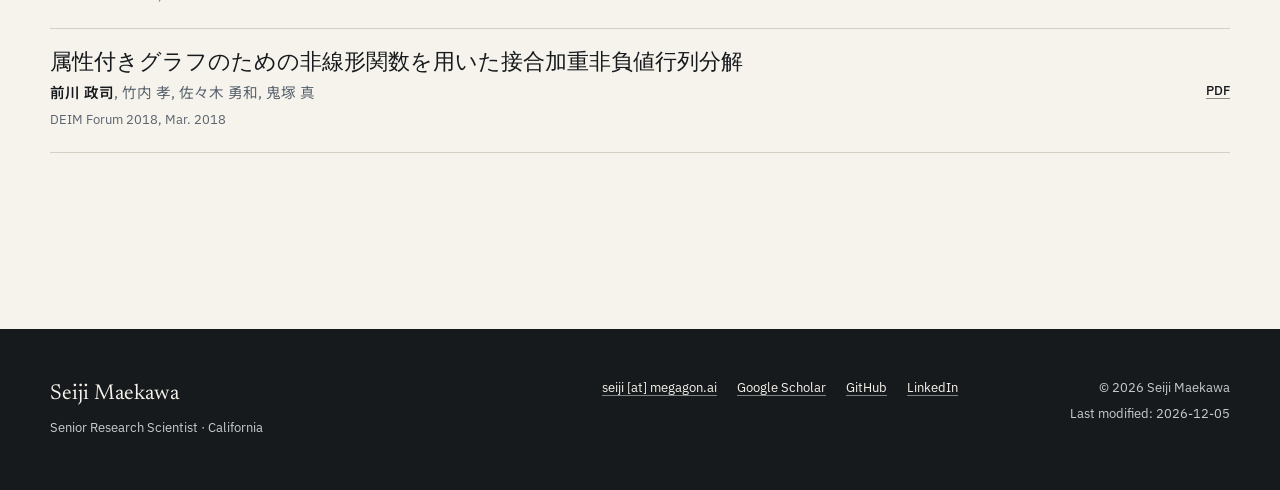
<file: publications.html>
<!DOCTYPE html>
<html lang="en">
<head>
    <meta charset="utf-8">
    <meta name="viewport" content="width=device-width, initial-scale=1.0">
    <meta name="description" content="Publications by Seiji Maekawa on language models, retrieval, long-context reasoning, graph machine learning, and network analysis.">
    <meta name="theme-color" content="#f6f3ec">
    <link rel="canonical" href="https://seijimaekawa.github.io/publications.html">
    <meta property="og:type" content="website">
    <meta property="og:title" content="Publications — Seiji Maekawa">
    <meta property="og:description" content="Research publications on language models, retrieval, long-context reasoning, and graph machine learning.">
    <meta property="og:url" content="https://seijimaekawa.github.io/publications.html">
    <meta property="og:image" content="https://seijimaekawa.github.io/og.png">
    <meta property="og:image:width" content="1200">
    <meta property="og:image:height" content="627">
    <meta property="og:image:alt" content="Seiji Maekawa — Research on reliable language-model systems.">
    <meta name="twitter:card" content="summary_large_image">
    <meta name="twitter:image" content="https://seijimaekawa.github.io/og.png">
    <title>Publications — Seiji Maekawa</title>
    <script>
        try {
            const preferredLanguage = window.localStorage.getItem('preferred-language');
            if (preferredLanguage === 'en' || preferredLanguage === 'ja') {
                document.documentElement.lang = preferredLanguage;
            }
        } catch {
            // English remains the default when storage is unavailable.
        }
    </script>
    <link rel="preconnect" href="https://fonts.googleapis.com">
    <link rel="preconnect" href="https://fonts.gstatic.com" crossorigin>
    <link href="https://fonts.googleapis.com/css2?family=IBM+Plex+Sans:wght@400;500;600&amp;family=Newsreader:opsz,wght@6..72,400;6..72,500&amp;family=Noto+Sans+JP:wght@400;500;600&amp;display=swap" rel="stylesheet">
    <link href="css/style.css?v=20260726" rel="stylesheet">
</head>
<body>

<a class="skip-link" href="#main-content">
    <span class="lang-en">Skip to content</span>
    <span class="lang-jp">本文へ移動</span>
</a>

<header class="site-header">
    <div class="frame site-header-inner">
        <a class="wordmark" href="index.html" aria-label="Seiji Maekawa, home">
            <span>Seiji Maekawa</span>
            <span class="wordmark-jp" lang="ja">前川 政司</span>
        </a>
        <button class="nav-toggle" type="button" aria-controls="site-navigation" aria-expanded="false">
            <span class="lang-en">Menu</span>
            <span class="lang-jp">メニュー</span>
            <span class="nav-toggle-icon" aria-hidden="true"></span>
        </button>
        <nav class="site-nav" id="site-navigation" aria-label="Primary navigation">
            <a href="index.html#research"><span class="lang-en">Research</span><span class="lang-jp">研究</span></a>
            <a href="index.html#experiences"><span class="lang-en">Experience</span><span class="lang-jp">経歴</span></a>
            <a href="publications.html" aria-current="page"><span class="lang-en">Publications</span><span class="lang-jp">業績</span></a>
            <a href="index.html#awards"><span class="lang-en">Recognition</span><span class="lang-jp">受賞・活動</span></a>
            <button id="lang-switch" type="button" aria-label="Switch to Japanese">日本語</button>
        </nav>
    </div>
</header>

<main id="main-content" class="frame publication-main">
    <header class="publication-hero">
        <p class="eyebrow">
            <span class="lang-en">Research archive</span>
            <span class="lang-jp">研究業績</span>
        </p>
        <h1>
            <span class="lang-en">Publications</span>
            <span class="lang-jp">発表論文</span>
        </h1>
        <p class="publication-intro">
            <span class="lang-en">Publications on language models, retrieval, long-context reasoning, graph machine learning, and network analysis.</span>
            <span class="lang-jp">言語モデル、検索、長文脈推論、グラフ機械学習、ネットワーク分析に関する研究業績です。</span>
        </p>
        <div class="hero-links" aria-label="Publication profile links">
            <a href="https://scholar.google.com/citations?user=O2HlSxwAAAAJ">Google Scholar</a>
            <a href="https://github.com/seijimaekawa">GitHub</a>
            <a href="index.html"><span class="lang-en">About Seiji</span><span class="lang-jp">プロフィール</span></a>
        </div>
    </header>

    <section id="publications-full" class="publication-archive">
            <p class="section-kicker">
                <span class="lang-en">Complete list</span>
                <span class="lang-jp">全発表論文</span>
            </p>
            <h2 class="section-title">
                <span class="lang-en">All Publications</span>
                <span class="lang-jp">全発表論文</span>
            </h2>

            <div class="pub-category">
                <h3><span class="lang-en">International Conferences &amp; Workshops</span><span class="lang-jp">国際会議・ワークショップ</span></h3>
                <div class="publication-list">
                    <div class="publication-item">
                        <div class="pub-title">Align Then Adapt: Label-Efficient Adapter Learning for Asymmetric Dense Retrieval</div>
                        <div class="pub-authors"><u>Seiji Maekawa</u>, Moin Aminnaseri, Pouya Pezeshkpour, Estevam Hruschka</div>
                        <div class="pub-venue">EMNLP 2026</div>
                        <div class="pub-links">
                            <a href="https://arxiv.org/abs/2604.03403v2" class="btn-sm">Paper</a>
                            <a href="https://github.com/megagonlabs/ERA" class="btn-sm">Code</a>
                        </div>
                    </div>
                    <div class="publication-item">
                        <div class="pub-title">OmniTQA: A Cost-Aware System for Hybrid Query Processing over Semi-Structured Data</div>
                        <div class="pub-authors">Nima Shahbazi, <u>Seiji Maekawa</u>, Nikita Bhutani, Estevam Hruschka</div>
                        <div class="pub-venue">AACL-IJCNLP 2026</div>
                        <div class="pub-links">
                            <a href="https://arxiv.org/abs/2604.02444v1" class="btn-sm">Paper</a>
                            <a href="https://github.com/megagonlabs/OmniTQA" class="btn-sm">Code</a>
                        </div>
                    </div>
                    <div class="publication-item">
                        <div class="pub-title">Towards Reliable Benchmarking: A Contamination Free, Controllable Evaluation Framework for Multi-step LLM Function Calling</div>
                        <div class="pub-authors"><u>Seiji Maekawa</u>, Jackson Hassell, Pouya Pezeshkpour, Tom Mitchell, Estevam Hruschka</div>
                        <div class="pub-venue">ICLR 2026</div>
                        <div class="pub-links">
                            <a href="https://arxiv.org/abs/2509.26553" class="btn-sm">Paper</a>
                            <a href="https://github.com/megagonlabs/FuncBenchGen" class="btn-sm">Code</a>
                        </div>
                    </div>                
                    <div class="publication-item">
                        <div class="pub-title">Same Content, Different Representations: A Controlled Study for Table QA</div>
                        <div class="pub-authors">Yue Zhang, <u>Seiji Maekawa</u>, Nikita Bhutani</div>
                        <div class="pub-venue">ICLR 2026</div>
                        <div class="pub-links">
                            <a href="https://arxiv.org/abs/2509.22983" class="btn-sm">Paper</a>
                            <a href="https://github.com/megagonlabs/RePairTQA" class="btn-sm">Code</a>
                        </div>
                    </div>        
                    <div class="publication-item">
                        <div class="pub-title">Efficient Context Selection for Long-Context QA: No Tuning, No Iteration, Just Adaptive-k</div>
                        <div class="pub-authors">Chihiro Taguchi, <u>Seiji Maekawa</u>, Nikita Bhutani</div>
                        <div class="pub-venue">EMNLP 2025 <strong>(Oral)</strong></div>
                        <div class="pub-links">
                            <a href="https://arxiv.org/abs/2506.08479" class="btn-sm">Paper</a>
                            <a href="https://github.com/megagonlabs/adaptive-k-retrieval" class="btn-sm">Code</a>
                        </div>
                    </div>

                    <div class="publication-item">
                        <div class="pub-title">Holistic Reasoning with Long-Context LMs: A Benchmark for Database Operations on Massive Textual Data</div>
                        <div class="pub-authors"><u>Seiji Maekawa<sup>*</sup></u>, Hayate Iso<sup>*</sup>, Nikita Bhutani</div>
                        <div class="pub-venue">ICLR 2025</div>
                        <div class="pub-links">
                            <a href="https://arxiv.org/abs/2410.11996" class="btn-sm">Paper</a>
                            <a href="https://github.com/megagonlabs/holobench" class="btn-sm">Code</a>
                            <a href="https://huggingface.co/datasets/megagonlabs/holobench" class="btn-sm">Data</a>
                        </div>
                    </div>

                    <div class="publication-item">
                        <div class="pub-title">From Single to Multi: How LLMs Hallucinate in Multi-Document Summarization</div>
                        <div class="pub-authors">Catarina G. Belem, Pouya Pezeskhpour, Hayate Iso, <u>Seiji Maekawa</u>, Nikita Bhutani, Estevam Hruschka</div>
                        <div class="pub-venue">Findings of NAACL 2025</div>
                         <div class="pub-links">
                            <a href="https://arxiv.org/abs/2410.13961" class="btn-sm">Paper</a>
                        </div>
                    </div>

                    <div class="publication-item">
                        <div class="pub-title">Retrieval Helps or Hurts? A Deeper Dive into the Efficacy of Retrieval Augmentation to Language Models</div>
                        <div class="pub-authors"><u>Seiji Maekawa</u>, Hayate Iso, Sairam Gurajada, Nikita Bhutani</div>
                        <div class="pub-venue">NAACL 2024 <strong>(Oral)</strong></div>
                        <div class="pub-links">
                            <a href="https://arxiv.org/abs/2402.13492" class="btn-sm">Paper</a>
                            <a href="https://github.com/megagonlabs/witqa" class="btn-sm">Code</a>
                            <a href="files/WiTQA_poster.pdf" class="btn-sm">Poster</a>
                        </div>
                    </div>

                    <div class="publication-item">
                        <div class="pub-title">Low-resource Interactive Active Labeling for Fine-tuning Language Models</div>
                        <div class="pub-authors"><u>Seiji Maekawa</u>, Dan Zhang, Hannah Kim, Sajjadur Rahman, Estevam Hruschka</div>
                        <div class="pub-venue">Findings of EMNLP 2022</div>
                        <div class="pub-links">
                            <a href="https://aclanthology.org/2022.findings-emnlp.235/" class="btn-sm">Paper</a>
                            <a href="https://github.com/megagonlabs/Tyrogue" class="btn-sm">Code</a>
                        </div>
                    </div>

                    <div class="publication-item">
                        <div class="pub-title">Beyond Real-world Benchmark Datasets: An Empirical Study of Node Classification with GNNs</div>
                        <div class="pub-authors"><u>Seiji Maekawa</u>, Koki Noda, Yuya Sasaki, Makoto Onizuka</div>
                        <div class="pub-venue">NeurIPS 2022 (Datasets &amp; Benchmarks)</div>
                        <div class="pub-links">
                            <a href="https://openreview.net/forum?id=bSULxOy3On" class="btn-sm">Paper</a>
                            <a href="https://github.com/seijimaekawa/empirical-study-of-GNNs" class="btn-sm">Code</a>
                        </div>
                    </div>

                    <div class="publication-item">
                        <div class="pub-title">GNN Transformation Framework for Improving Efficiency and Scalability</div>
                        <div class="pub-authors"><u>Seiji Maekawa</u>, Yuya Sasaki, George Fletcher, Makoto Onizuka</div>
                        <div class="pub-venue">ECML/PKDD 2022</div>
                        <div class="pub-links">
                            <a href="https://arxiv.org/abs/2207.12000" class="btn-sm">Paper</a>
                            <a href="https://github.com/seijimaekawa/LCtransformation" class="btn-sm">Code</a>
                        </div>
                    </div>
                    
                    <div class="publication-item">
                        <div class="pub-title">Benchmarking GNNs with GenCAT Workbench</div>
                        <div class="pub-authors"><u>Seiji Maekawa</u>, Yuya Sasaki, George Fletcher, Makoto Onizuka</div>
                        <div class="pub-venue">Demo track of ECML/PKDD 2022</div>
                        <div class="pub-links">
                            <a href="https://2022.ecmlpkdd.org/wp-content/uploads/2022/09/sub_1444.pdf" class="btn-sm">Paper</a>
                             <a href="https://github.com/seijimaekawa/GenCAT/tree/main/GenCAT_Workbench" class="btn-sm">Code</a>
                            <a href="https://www.youtube.com/watch?v=28xVOHRDpCE" class="btn-sm">Demo</a>
                        </div>
                    </div>

                    <div class="publication-item">
                        <div class="pub-title">Effective Candidate Selection and Interpretable Interest Extraction for Follower Prediction on Social Media</div>
                        <div class="pub-authors"><u>Seiji Maekawa</u>, Santi Saeyor, Takeshi Sakaki, Makoto Onizuka</div>
                        <div class="pub-venue">WI-IAT 2021</div>
                        <div class="pub-links">
                             <a href="https://dl.acm.org/doi/fullHtml/10.1145/3486622.3493954" class="btn-sm">Paper</a>
                        </div>
                    </div>

                    <div class="publication-item">
                        <div class="pub-title">Adaptive Node Embedding Propagation for Semi-Supervised Classification</div>
                        <div class="pub-authors">Yuya Ogawa, <u>Seiji Maekawa</u>, Yuya Sasaki, Yasuhiro Fujiwara, Makoto Onizuka</div>
                        <div class="pub-venue">ECML/PKDD 2021</div>
                        <div class="pub-links">
                            <a href="https://2021.ecmlpkdd.org/wp-content/uploads/2021/07/sub_662.pdf" class="btn-sm">Paper</a>
                        </div>
                    </div>

                    <div class="publication-item">
                        <div class="pub-title">Controlling Internal Structure of Communities on Graph Generator</div>
                        <div class="pub-authors">Hiroto Yamaguchi, Yuya Ogawa, <u>Seiji Maekawa</u>, Yuya Sasaki, Makoto Onizuka</div>
                        <div class="pub-venue">IEEE/ACM ASONAM 2020 (Demos)</div>
                        <div class="pub-links">
                            <a href="https://www.computer.org/csdl/proceedings-article/asonam/2020/09381439/1semypsPsFq" class="btn-sm">Paper</a>
                        </div>
                    </div>

                    <div class="publication-item">
                        <div class="pub-title">General Generator for Attributed Graphs with Community Structure</div>
                        <div class="pub-authors"><u>Seiji Maekawa</u>, Jianpeng Zhang, George Fletcher, Makoto Onizuka</div>
                        <div class="pub-venue">ECML/PKDD GEM Workshop 2019</div>
                        <div class="pub-links">
                            <a href="https://gem-ecmlpkdd.github.io/archive/2019/papers/" class="btn-sm">Paper</a>
                            <a href="https://github.com/seijimaekawa/acMark" class="btn-sm">Code</a>
                        </div>
                    </div>
                </div>
            </div>

            <div class="pub-category">
                <h3><span class="lang-en">Journal Articles</span><span class="lang-jp">ジャーナル論文</span></h3>
                 <div class="publication-list">
                    <div class="publication-item">
                        <div class="pub-title">GenCAT: Generating Attributed Graphs with Controlled Relationships between Classes, Attributes, and Topology</div>
                        <div class="pub-authors"><u>Seiji Maekawa</u>, Yuya Sasaki, George Fletcher, Makoto Onizuka</div>
                        <div class="pub-venue">Information Systems, Feb. 2023</div>
                        <div class="pub-links">
                            <a href="https://arxiv.org/abs/2109.04639" class="btn-sm">Paper</a>
                            <a href="https://github.com/seijimaekawa/GenCAT" class="btn-sm">Code</a>
                        </div>
                    </div>
                    <div class="publication-item">
                        <div class="pub-title">New Attributed Graph Clustering by Bridging Attribute and Topology Spaces</div>
                        <div class="pub-authors"><u>Seiji Maekawa</u>, Koh Takeuchi, Makoto Onizuka</div>
                        <div class="pub-venue">Information Processing Society of Japan, Aug. 2020</div>
                        <div class="pub-links">
                            <a href="https://www.jstage.jst.go.jp/article/ipsjjip/28/0/28_427/_article/-char/ja/" class="btn-sm">Paper</a>
                            <a href="https://github.com/seijimaekawa/NAGC" class="btn-sm">Code</a>
                        </div>
                    </div>
                </div>
            </div>

            <div class="pub-category">
                <h3><span class="lang-en">Preprints</span><span class="lang-jp">プレプリント</span></h3>
                <div class="publication-list">
                    <div class="publication-item">
                        <div class="pub-title">The Rarity Blind Spot: A Framework for Evaluating Statistical Reasoning in LLMs</div>
                        <div class="pub-authors"><u>Seiji Maekawa</u>, Hayate Iso, Nikita Bhutani</div>
                        <div class="pub-venue">arXiv preprint, Aug. 2025</div>
                        <div class="pub-links">
                            <a href="https://arxiv.org/abs/2509.00245" class="btn-sm">Paper</a>
                            <a href="https://github.com/megagonlabs/DiFBench" class="btn-sm">Code</a>
                        </div>
                    </div>
                    <div class="publication-item">
                        <div class="pub-title">A Simple and Scalable Graph Neural Network for Large Directed Graphs</div>
                        <div class="pub-authors"><u>Seiji Maekawa</u>, Yuya Sasaki, Makoto Onizuka</div>
                        <div class="pub-venue">arXiv preprint, June 2023</div>
                        <div class="pub-links">
                            <a href="https://arxiv.org/abs/2306.08274" class="btn-sm">Paper</a>
                            <a href="https://github.com/seijimaekawa/A2DUG" class="btn-sm">Code</a>
                        </div>
                    </div>
                </div>
            </div>
            
            <div class="pub-category">
                <h3><span class="lang-en">Japanese Conferences &amp; Other Publications</span><span class="lang-jp">国内会議・その他</span></h3>
                <div class="publication-list">
                     <div class="publication-item">
                        <div class="pub-title">多様な人工グラフを用いた GNN によるノード分類の実証研究</div>
                        <div class="pub-authors"><u>前川 政司</u>, 野田 昂希, 佐々木 勇和, 鬼塚 真</div>
                        <div class="pub-venue">DEIM Forum 2023, Mar. 2023</div>
                    </div>
                    <div class="publication-item">
                        <div class="pub-title">コミュニティ構造を制御可能な属性付きグラフ生成</div>
                        <div class="pub-authors"><u>前川 政司</u>, 佐々木 勇和, George Fletcher, 鬼塚 真</div>
                        <div class="pub-venue">IPSJ 2021, Mar. 2021</div>
                        <div class="pub-links">
                            <a href="https://www.ipsj.or.jp/event/taikai/83/ipsj_web2021/data/pdf/6B-02.html" class="btn-sm">Abstract</a>
                        </div>
                    </div>
                    <div class="publication-item">
                        <div class="pub-title">適応的なノード埋め込みの伝搬による半教師ありノード分類モデル</div>
                        <div class="pub-authors">小川 裕也, <u>前川 政司</u>, 佐々木 勇和, 藤原 靖宏, 鬼塚 真</div>
                        <div class="pub-venue">IPSJ 2021, Mar. 2021</div>
                        <div class="pub-links">
                            <a href="https://www.ipsj.or.jp/event/taikai/83/ipsj_web2021/data/pdf/4Q-05.html" class="btn-sm">Abstract</a>
                        </div>
                    </div>
                     <div class="publication-item">
                         <div class="pub-title">時系列グラフにおける着目ノードに特化したリンク予測</div>
                         <div class="pub-authors">山口 寛人, <u>前川 政司</u>, 佐々木 勇和, 鬼塚 真</div>
                         <div class="pub-venue">IPSJ 2021, Mar. 2021</div>
                         <div class="pub-links">
                             <a href="https://www.ipsj.or.jp/event/taikai/83/ipsj_web2021/data/pdf/7J-05.html" class="btn-sm">Abstract</a>
                         </div>
                     </div>
                     <div class="publication-item">
                         <div class="pub-title">コミュニティ構造を制御する属性付きグラフ生成</div>
                         <div class="pub-authors"><u>前川 政司</u>, 佐々木 勇和, George Fletcher, 鬼塚 真</div>
                         <div class="pub-venue">DEIM Forum 2021, Mar. 2021</div>
                         <div class="pub-links">
                             <a href="https://proceedings-of-deim.github.io/DEIM2021/papers/A24-4.pdf" class="btn-sm">PDF</a>
                         </div>
                     </div>
                    <div class="publication-item">
                         <div class="pub-title">半教師ありノード分類のための適応的ノード埋め込み伝搬ニューラルネットワーク</div>
                         <div class="pub-authors">小川 裕也, <u>前川 政司</u>, 佐々木 勇和, 藤原 靖宏, 鬼塚 真</div>
                         <div class="pub-venue">DEIM Forum 2021, March 2021</div>
                         <div class="pub-links">
                             <a href="https://proceedings-of-deim.github.io/DEIM2021/papers/E11-3.pdf" class="btn-sm">PDF</a>
                         </div>
                     </div>
                     <div class="publication-item">
                          <div class="pub-title">時系列グラフを活用する着目ノードに特化したリンク予測</div>
                          <div class="pub-authors">山口 寛人, <u>前川 政司</u>, 佐々木 勇和, 鬼塚 真</div>
                          <div class="pub-venue">DEIM Forum 2021, Mar. 2021</div>
                          <div class="pub-links">
                              <a href="https://proceedings-of-deim.github.io/DEIM2021/papers/A31-2.pdf" class="btn-sm">PDF</a>
                          </div>
                      </div>
                      <div class="publication-item">
                          <div class="pub-title">コミュニティ構造を考慮した属性付きグラフ汎用生成機構</div>
                          <div class="pub-authors"><u>前川 政司</u>, George Fletcher, 鬼塚 真</div>
                          <div class="pub-venue">DEIM Forum 2019, Mar. 2019</div>
                          <div class="pub-links">
                              <a href="https://db-event.jpn.org/deim2019/post/papers/4.pdf" class="btn-sm">PDF</a>
                          </div>
                      </div>
                      <div class="publication-item">
                          <div class="pub-title">隣接性と構造類似性を考慮したグラフクラスタリング</div>
                          <div class="pub-authors">小川 裕也, <u>前川 政司</u>, 竹内 孝, 佐々木 勇和, 鬼塚 真</div>
                          <div class="pub-venue">DEIM Forum 2019, Mar. 2019</div>
                          <div class="pub-links">
                              <a href="https://db-event.jpn.org/deim2019/post/papers/199.pdf" class="btn-sm">PDF</a>
                          </div>
                      </div>
                      <div class="publication-item">
                          <div class="pub-title">属性付きグラフのための非線形関数を用いた接合加重非負値行列分解</div>
                          <div class="pub-authors"><u>前川 政司</u>, 竹内 孝, 佐々木 勇和, 鬼塚 真</div>
                          <div class="pub-venue">DEIM Forum 2018, Mar. 2018</div>
                          <div class="pub-links">
                              <a href="https://db-event.jpn.org/deim2018/data/papers/119.pdf" class="btn-sm">PDF</a>
                          </div>
                      </div>
                </div>
            </div>

    </section>
</main>

<footer class="site-footer">
    <div class="frame site-footer-inner">
        <div>
            <p class="footer-name">Seiji Maekawa</p>
            <p>
                <span class="lang-en">Senior Research Scientist · California</span>
                <span class="lang-jp">シニアリサーチサイエンティスト · カリフォルニア</span>
            </p>
        </div>
        <address class="footer-contact">
            <a href="mailto:seiji@megagon.ai">seiji [at] megagon.ai</a>
            <a href="https://scholar.google.com/citations?user=O2HlSxwAAAAJ">Google Scholar</a>
            <a href="https://github.com/seijimaekawa">GitHub</a>
            <a href="https://www.linkedin.com/in/seiji-maekawa-04952b1b4/">LinkedIn</a>
        </address>
        <div class="footer-meta">
            <p>© 2026 Seiji Maekawa</p>
            <p id="last-modified">
                <span class="lang-en">Last modified: </span>
                <span class="lang-jp">最終更新: </span>
            </p>
        </div>
    </div>
</footer>

<script src="js/main.js?v=20260726"></script>

</body>
</html>
</file>
<file: css/style.css>
:root {
    --paper: #f6f3ec;
    --paper-deep: #eee9df;
    --ink: #161a1d;
    --slate: #59636e;
    --blue: #2457d6;
    --blue-dark: #173d9a;
    --terracotta: #c97855;
    --rule: #d6d0c4;
    --frame: min(1180px, calc(100% - 96px));
    --serif: "Newsreader", "Yu Mincho", "Hiragino Mincho ProN", Georgia, serif;
    --sans: "IBM Plex Sans", "Noto Sans JP", system-ui, sans-serif;
}

*,
*::before,
*::after {
    box-sizing: border-box;
}

html {
    scroll-behavior: smooth;
    scroll-padding-top: 96px;
}

body {
    margin: 0;
    color: var(--ink);
    background: var(--paper);
    font-family: var(--sans);
    font-size: 16px;
    line-height: 1.65;
    text-rendering: optimizeLegibility;
}

img {
    display: block;
    max-width: 100%;
}

a {
    color: var(--blue-dark);
    text-decoration-color: color-mix(in srgb, currentColor 48%, transparent);
    text-decoration-thickness: 1px;
    text-underline-offset: 0.2em;
}

a:hover {
    color: var(--blue);
    text-decoration-color: currentColor;
}

button,
a {
    -webkit-tap-highlight-color: transparent;
}

:focus-visible {
    outline: 3px solid var(--blue);
    outline-offset: 4px;
}

::selection {
    color: var(--ink);
    background: color-mix(in srgb, var(--terracotta) 30%, var(--paper));
}

h1,
h2,
h3,
p {
    margin-top: 0;
}

h1,
h2,
h3 {
    text-wrap: balance;
}

ul,
ol {
    margin-top: 0;
}

strong {
    font-weight: 600;
}

.frame {
    width: var(--frame);
    margin-inline: auto;
}

.skip-link {
    position: fixed;
    z-index: 100;
    top: 12px;
    left: 12px;
    padding: 10px 14px;
    color: var(--paper);
    background: var(--ink);
    transform: translateY(-180%);
}

.skip-link:focus {
    transform: translateY(0);
}

html[lang="en"] .lang-jp {
    display: none !important;
}

html[lang="ja"] .lang-en {
    display: none !important;
}

/* Header */

.site-header {
    position: sticky;
    z-index: 20;
    top: 0;
    border-bottom: 1px solid var(--rule);
    background: var(--paper);
    background: color-mix(in srgb, var(--paper) 96%, transparent);
}

.site-header-inner {
    display: flex;
    min-height: 76px;
    align-items: center;
    justify-content: space-between;
    gap: 32px;
}

.wordmark {
    display: inline-flex;
    align-items: baseline;
    flex: 0 0 auto;
    gap: 14px;
    color: var(--ink);
    font-family: var(--serif);
    font-size: 1.28rem;
    font-weight: 500;
    line-height: 1;
    text-decoration: none;
}

.wordmark:hover {
    color: var(--ink);
}

.wordmark-jp {
    color: var(--slate);
    font-family: var(--sans);
    font-size: 0.77rem;
    font-weight: 400;
    letter-spacing: 0.08em;
}

.nav-toggle {
    display: none;
}

.site-nav {
    display: flex;
    align-items: center;
    justify-content: flex-end;
    gap: 24px;
}

.site-nav a {
    color: var(--ink);
    font-size: 0.84rem;
    font-weight: 500;
    letter-spacing: 0.035em;
    text-decoration: none;
}

.site-nav a:hover,
.site-nav a[aria-current="page"] {
    color: var(--blue);
}

.site-nav a[aria-current="page"] {
    text-decoration: underline;
    text-underline-offset: 0.35em;
}

#lang-switch {
    min-height: 36px;
    padding: 5px 10px;
    border: 1px solid var(--rule);
    border-radius: 0;
    color: var(--ink);
    background: transparent;
    font: inherit;
    font-size: 0.8rem;
    cursor: pointer;
}

#lang-switch:hover {
    border-color: var(--ink);
}

/* Home hero */

.hero {
    display: grid;
    grid-template-columns: minmax(0, 1fr) minmax(180px, 220px);
    align-items: center;
    gap: clamp(48px, 7vw, 96px);
    min-height: 480px;
    padding-block: clamp(72px, 9vw, 120px);
    border-bottom: 1px solid var(--ink);
}

.hero-copy {
    max-width: 750px;
}

.eyebrow,
.section-kicker {
    margin-bottom: 18px;
    color: var(--slate);
    font-size: 0.76rem;
    font-weight: 500;
    letter-spacing: 0.14em;
    text-transform: uppercase;
}

.hero h1,
.publication-hero h1 {
    max-width: 860px;
    margin-bottom: 30px;
    color: var(--ink);
    font-family: var(--serif);
    font-size: clamp(3rem, 5.4vw, 4.75rem);
    font-weight: 400;
    line-height: 0.98;
    letter-spacing: -0.035em;
}

.hero-intro {
    max-width: 710px;
    margin-bottom: 30px;
    color: var(--slate);
    font-size: clamp(1rem, 1.5vw, 1.12rem);
}

.hero-intro p {
    margin-bottom: 10px;
}

.hero-intro a {
    color: inherit;
}

.hero-links {
    display: flex;
    flex-wrap: wrap;
    gap: 12px 30px;
}

.hero-links a {
    min-height: 32px;
    color: var(--ink);
    font-weight: 500;
}

.hero-links a:first-child {
    color: var(--blue);
}

.hero-portrait {
    width: 100%;
    max-width: 220px;
    margin: 0;
    justify-self: end;
}

.hero-portrait img {
    width: 100%;
    max-height: 175px;
    aspect-ratio: 3012 / 2365;
    border-left: 3px solid var(--terracotta);
    object-fit: cover;
    object-position: center 43%;
}

/* Shared sections */

.page-sections > section {
    padding-block: clamp(76px, 9vw, 116px);
    border-bottom: 1px solid var(--rule);
    scroll-margin-top: 96px;
}

.page-sections > section:last-child {
    border-bottom: 0;
}

.section-title {
    max-width: 760px;
    margin-bottom: 40px;
    color: var(--ink);
    font-family: var(--serif);
    font-size: clamp(2.35rem, 4vw, 3.5rem);
    font-weight: 400;
    line-height: 1.05;
    letter-spacing: -0.025em;
}

.section-heading-row {
    display: flex;
    align-items: end;
    justify-content: space-between;
    gap: 32px;
    margin-bottom: 16px;
}

.section-heading-row .section-title {
    margin-bottom: 0;
}

.section-link {
    flex: 0 0 auto;
    margin-bottom: 8px;
    color: var(--ink);
    font-weight: 500;
}

/* Research */

.interests-grid {
    display: grid;
    grid-template-columns: repeat(2, minmax(0, 1fr));
    border-top: 1px solid var(--ink);
}

.interest-card {
    display: grid;
    grid-template-columns: 42px minmax(0, 1fr);
    align-content: start;
    gap: 14px 22px;
    min-height: 240px;
    padding: 26px 30px 28px 0;
    border-bottom: 1px solid var(--rule);
}

.interest-card:nth-child(odd) {
    padding-right: 44px;
    border-right: 1px solid var(--rule);
}

.interest-card:nth-child(even) {
    padding-left: 36px;
}

.interest-number {
    grid-row: 1 / span 2;
    color: var(--blue);
    font-family: var(--serif);
    font-size: 1.35rem;
}

.interest-card h3 {
    margin-bottom: 6px;
    font-family: var(--serif);
    font-size: 1.65rem;
    font-weight: 400;
    line-height: 1.15;
}

.interest-card ul {
    grid-column: 2;
    margin: 0;
    padding: 0;
    color: var(--slate);
    list-style: none;
}

.interest-card li {
    margin-bottom: 4px;
}

.interest-card li::before {
    content: "—";
    margin-right: 8px;
    color: var(--terracotta);
}

.focus-content {
    grid-column: 2;
}

.focus-context {
    margin-bottom: 7px;
    color: var(--blue);
    font-size: 0.7rem;
    font-weight: 500;
    letter-spacing: 0.12em;
    text-transform: uppercase;
}

.focus-card h3 {
    margin-bottom: 12px;
}

.focus-content > p:last-child {
    margin-bottom: 0;
    color: var(--slate);
    font-size: 0.94rem;
    line-height: 1.6;
}

/* Experience and education */

.timeline {
    border-top: 1px solid var(--ink);
}

.timeline-item {
    display: grid;
    grid-template-columns: 170px minmax(0, 1fr);
    gap: 32px;
    padding-block: 23px;
    border-bottom: 1px solid var(--rule);
}

.timeline-item .date {
    color: var(--blue);
    font-size: 0.82rem;
    font-weight: 500;
    letter-spacing: 0.04em;
}

.timeline-item .content h3 {
    margin-bottom: 2px;
    font-family: var(--serif);
    font-size: 1.45rem;
    font-weight: 400;
    line-height: 1.2;
}

.timeline-item .content p {
    margin-bottom: 0;
    color: var(--slate);
}

.timeline-item .content .desc {
    margin-top: 6px;
    max-width: 720px;
    font-size: 0.92rem;
}

.timeline.no-line .timeline-item {
    grid-template-columns: 1fr;
    gap: 0;
}

/* Publications */

.pub-category {
    margin-top: 42px;
}

.pub-category > h3 {
    margin-bottom: 0;
    padding-bottom: 14px;
    border-bottom: 1px solid var(--ink);
    color: var(--slate);
    font-size: 0.76rem;
    font-weight: 500;
    letter-spacing: 0.13em;
    text-transform: uppercase;
}

.publication-list {
    display: block;
}

.publication-item {
    display: grid;
    grid-template-columns: minmax(0, 1fr) auto;
    gap: 4px 32px;
    padding-block: 22px;
    border-bottom: 1px solid var(--rule);
}

.pub-title {
    grid-column: 1;
    color: var(--ink);
    font-family: var(--serif);
    font-size: 1.35rem;
    font-weight: 500;
    line-height: 1.25;
}

.pub-authors {
    grid-column: 1;
    color: var(--slate);
    font-size: 0.91rem;
    line-height: 1.5;
}

.pub-authors u {
    color: var(--ink);
    font-weight: 600;
    text-decoration: none;
}

.pub-venue {
    grid-column: 1;
    color: var(--slate);
    font-size: 0.84rem;
}

.pub-links {
    display: flex;
    grid-column: 2;
    grid-row: 1 / span 3;
    align-self: center;
    flex-wrap: wrap;
    justify-content: flex-end;
    gap: 8px 18px;
}

.pub-links .btn-sm {
    display: inline-flex;
    min-height: 32px;
    align-items: center;
    color: var(--ink);
    font-size: 0.84rem;
    font-weight: 500;
}

/* Recognition */

.grid-2-col {
    display: grid;
    grid-template-columns: repeat(2, minmax(0, 1fr));
    gap: 64px;
}

.simple-card {
    display: block;
    min-height: auto;
    padding: 0;
    border: 0 !important;
}

.simple-card h3 {
    margin-bottom: 18px;
    padding-bottom: 12px;
    border-bottom: 1px solid var(--ink);
    font-family: var(--serif);
    font-size: 1.65rem;
    font-weight: 400;
}

.styled-list {
    margin: 0;
    padding: 0;
    list-style: none;
}

.styled-list li {
    padding-block: 12px;
    border-bottom: 1px solid var(--rule);
}

.styled-list li::before {
    content: none;
}

.service-section {
    margin-top: 64px;
}

.service-section .styled-list li {
    display: grid;
    grid-template-columns: minmax(0, 1fr);
}

/* Publications page */

.publication-main {
    padding-bottom: 104px;
}

.publication-hero {
    max-width: 900px;
    padding-block: clamp(80px, 10vw, 132px);
    border-bottom: 1px solid var(--ink);
}

.publication-hero h1 {
    margin-bottom: 24px;
}

.publication-intro {
    max-width: 720px;
    margin-bottom: 30px;
    color: var(--slate);
    font-size: 1.08rem;
}

.publication-archive {
    padding-top: clamp(76px, 9vw, 112px);
}

.publication-archive .section-title {
    margin-bottom: 54px;
}

.publication-archive .pub-category {
    margin-top: 0;
    margin-bottom: 72px;
}

.publication-archive .pub-category > h3 {
    font-size: 0.82rem;
}

/* Footer */

.site-footer {
    color: var(--paper);
    background: var(--ink);
}

.site-footer-inner {
    display: grid;
    grid-template-columns: 1.2fr 1fr auto;
    gap: 48px;
    align-items: start;
    padding-block: 48px;
}

.site-footer p {
    margin-bottom: 4px;
    color: #c8cdd1;
    font-size: 0.82rem;
}

.site-footer .footer-name {
    color: var(--paper);
    font-family: var(--serif);
    font-size: 1.35rem;
}

.footer-contact {
    display: flex;
    flex-wrap: wrap;
    gap: 8px 20px;
    font-style: normal;
}

.footer-contact a {
    color: var(--paper);
    font-size: 0.82rem;
}

.footer-meta {
    text-align: right;
}

/* Responsive */

@media (max-width: 960px) {
    :root {
        --frame: min(1180px, calc(100% - 56px));
    }

    .site-header-inner {
        flex-wrap: wrap;
        gap: 12px 28px;
        padding-block: 16px;
    }

    .site-nav {
        flex: 1 1 100%;
        justify-content: flex-start;
        gap: 12px 24px;
    }

    .hero {
        grid-template-columns: minmax(0, 1fr) minmax(170px, 200px);
        gap: 44px;
        min-height: 0;
    }

    .hero h1,
    .publication-hero h1 {
        font-size: clamp(2.9rem, 7vw, 4rem);
    }

    .interest-card:nth-child(odd) {
        padding-right: 28px;
    }

    .interest-card:nth-child(even) {
        padding-left: 28px;
    }
}

@media (max-width: 740px) {
    :root {
        --frame: min(1180px, calc(100% - 40px));
    }

    html {
        scroll-padding-top: 76px;
    }

    .site-header-inner {
        display: grid;
        grid-template-columns: minmax(0, 1fr) auto;
        gap: 0 16px;
        min-height: 64px;
        padding-block: 10px;
    }

    .wordmark {
        width: auto;
        min-width: 0;
    }

    .nav-toggle {
        display: inline-flex;
        min-width: 44px;
        min-height: 44px;
        align-items: center;
        justify-content: center;
        gap: 8px;
        padding: 8px 10px;
        border: 1px solid var(--rule);
        color: var(--ink);
        background: transparent;
        font: inherit;
        font-size: 0.78rem;
        cursor: pointer;
    }

    .nav-toggle-icon {
        position: relative;
        width: 16px;
        height: 12px;
        border-block: 1px solid currentColor;
    }

    .nav-toggle-icon::after {
        position: absolute;
        top: 50%;
        right: 0;
        left: 0;
        height: 1px;
        background: currentColor;
        content: "";
        transform: translateY(-50%);
    }

    .site-nav {
        grid-column: 1 / -1;
        display: grid;
        grid-template-columns: repeat(2, minmax(0, 1fr));
        gap: 0 16px;
        margin-top: 10px;
        padding-top: 8px;
        border-top: 1px solid var(--rule);
    }

    .site-nav[hidden] {
        display: none;
    }

    .site-nav a {
        display: flex;
        min-height: 44px;
        align-items: center;
    }

    .site-nav a,
    #lang-switch {
        font-size: 0.78rem;
    }

    #lang-switch {
        min-width: 44px;
        min-height: 44px;
        justify-self: start;
    }

    .hero-links a,
    .pub-links .btn-sm,
    .footer-contact a {
        display: inline-flex;
        min-width: 44px;
        min-height: 44px;
        align-items: center;
    }

    .pub-links .btn-sm {
        justify-content: center;
        padding-inline: 4px;
    }

    .hero {
        grid-template-columns: 1fr;
        gap: 42px;
        padding-block: 64px;
    }

    .hero-copy {
        max-width: none;
    }

    .hero h1,
    .publication-hero h1 {
        font-size: clamp(2.7rem, 12vw, 3.6rem);
    }

    .hero-portrait {
        width: min(100%, 200px);
        max-width: none;
        justify-self: start;
    }

    .hero-portrait img {
        width: 100%;
        max-height: 160px;
    }

    .section-heading-row {
        align-items: flex-start;
        flex-direction: column;
        gap: 12px;
    }

    .interests-grid,
    .grid-2-col {
        grid-template-columns: 1fr;
    }

    .interest-card {
        min-height: 0;
        padding: 24px 0 !important;
        border-right: 0 !important;
    }

    .timeline-item {
        grid-template-columns: 1fr;
        gap: 7px;
    }

    .publication-item {
        grid-template-columns: 1fr;
        gap: 6px;
    }

    .pub-links {
        grid-column: 1;
        grid-row: auto;
        justify-content: flex-start;
        margin-top: 8px;
    }

    .service-section {
        margin-top: 52px;
    }

    .site-footer-inner {
        grid-template-columns: 1fr;
        gap: 24px;
    }

    .footer-meta {
        text-align: left;
    }
}

@media (max-width: 390px) {
    :root {
        --frame: calc(100% - 32px);
    }

    .wordmark-jp {
        display: none;
    }

    .hero-links,
    .footer-contact {
        align-items: flex-start;
        flex-direction: column;
        gap: 7px;
    }

    .hero h1,
    .publication-hero h1 {
        font-size: 2.55rem;
    }

    .interest-card {
        grid-template-columns: 34px minmax(0, 1fr);
        gap: 10px 14px;
    }
}

@media (prefers-reduced-motion: reduce) {
    html {
        scroll-behavior: auto;
    }

    *,
    *::before,
    *::after {
        scroll-behavior: auto !important;
        transition-duration: 0.01ms !important;
    }
}
</file>
